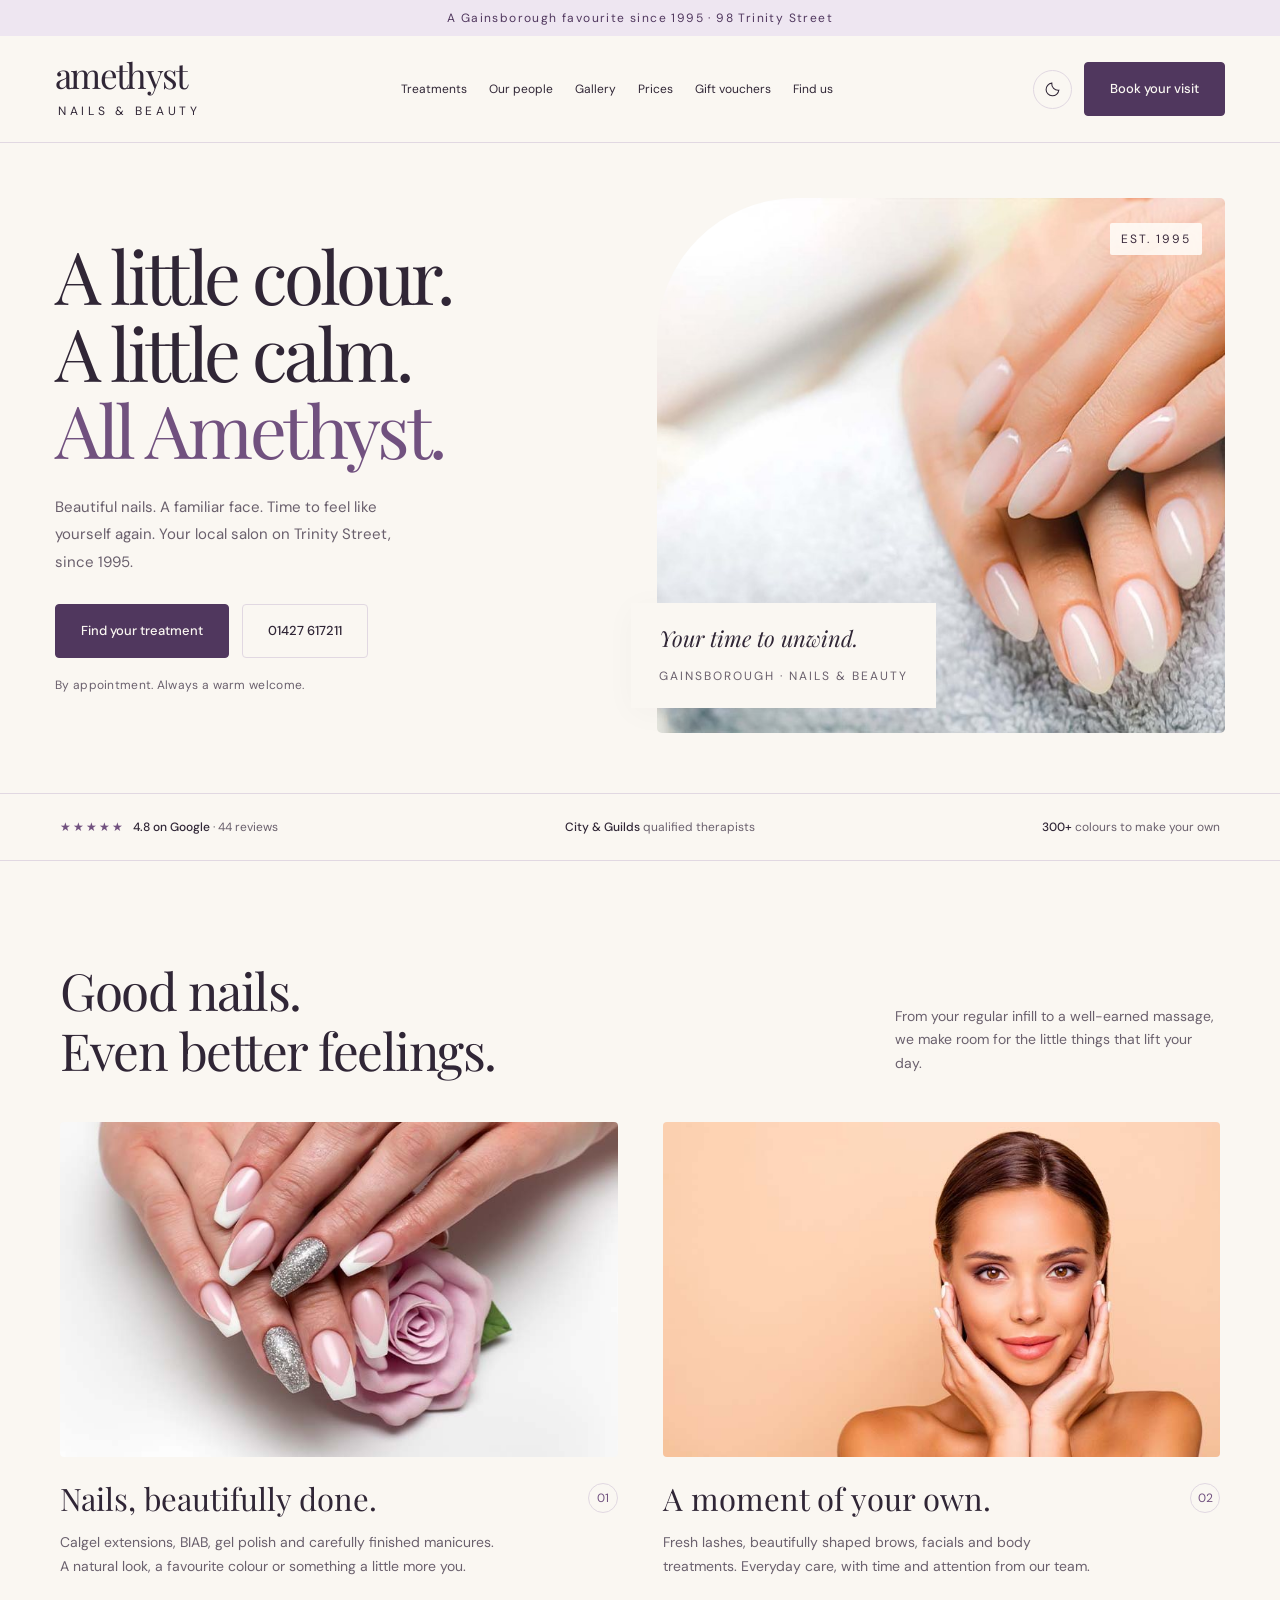
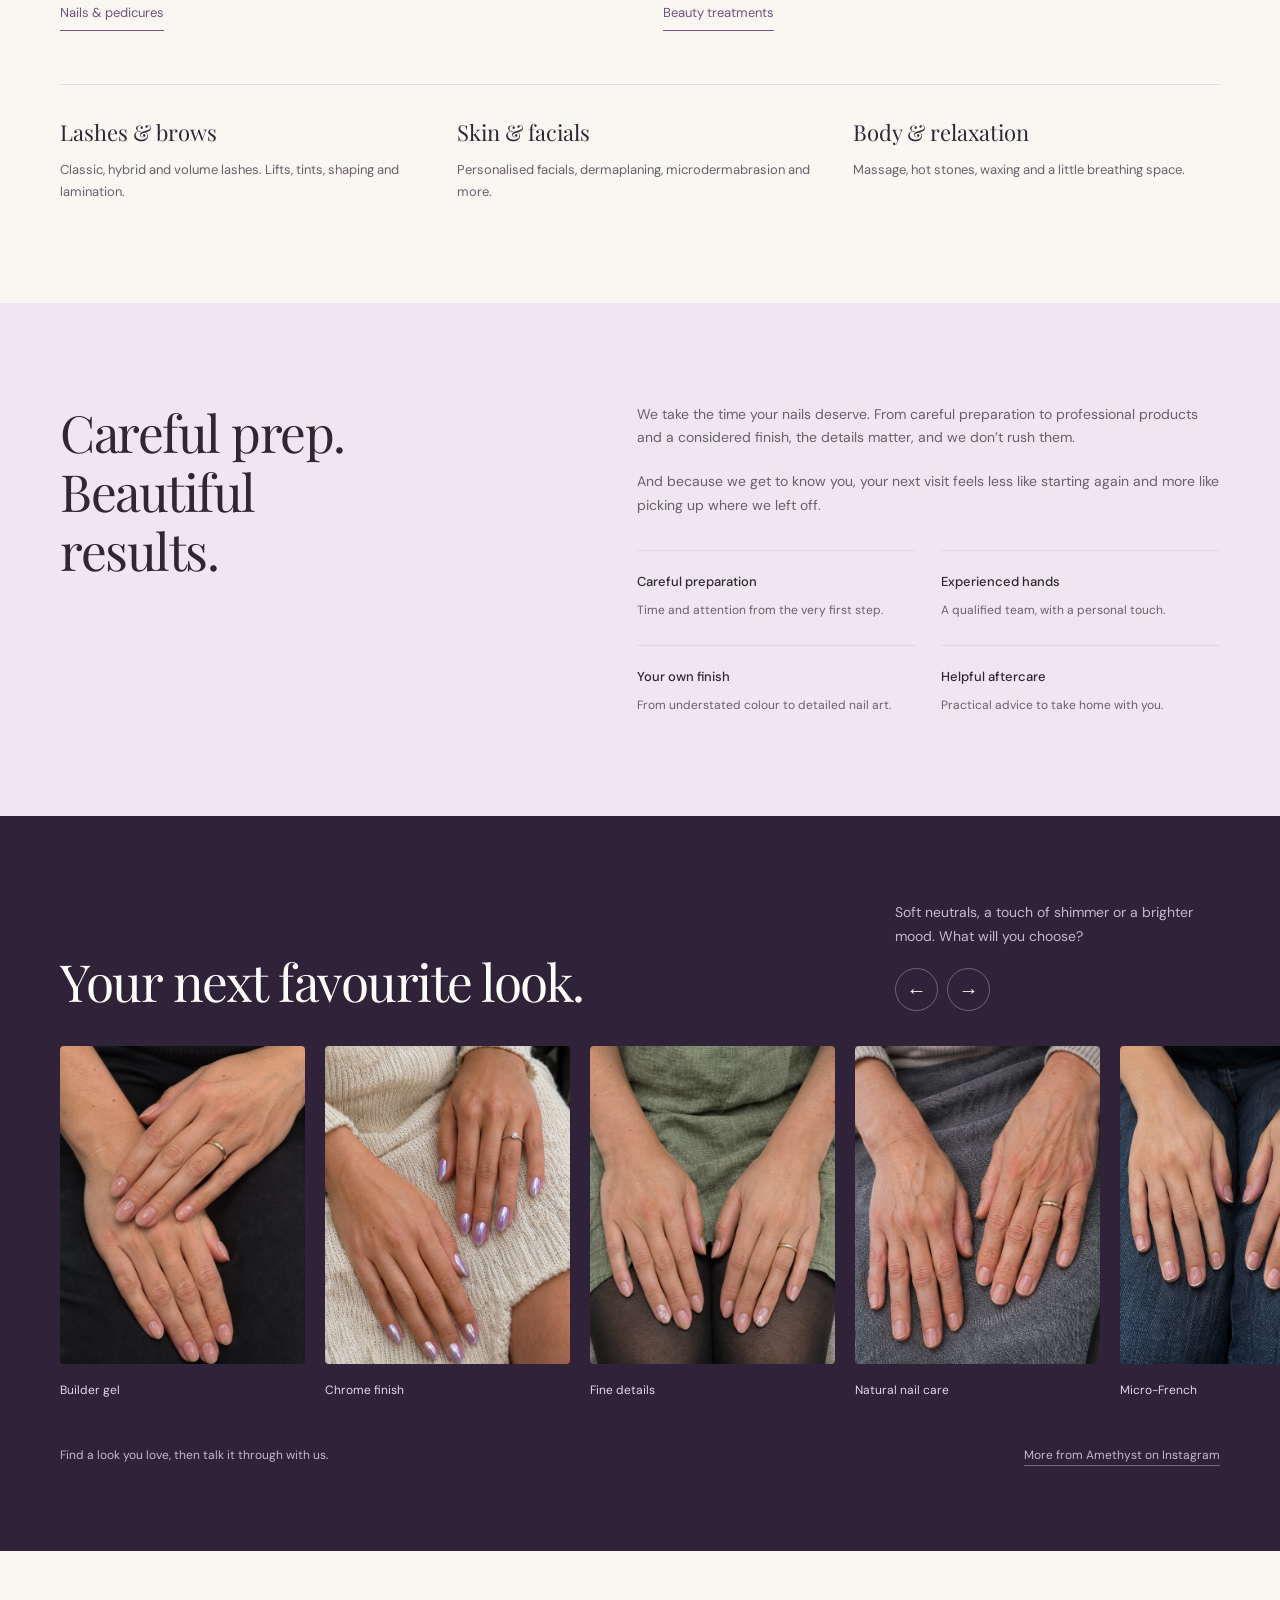
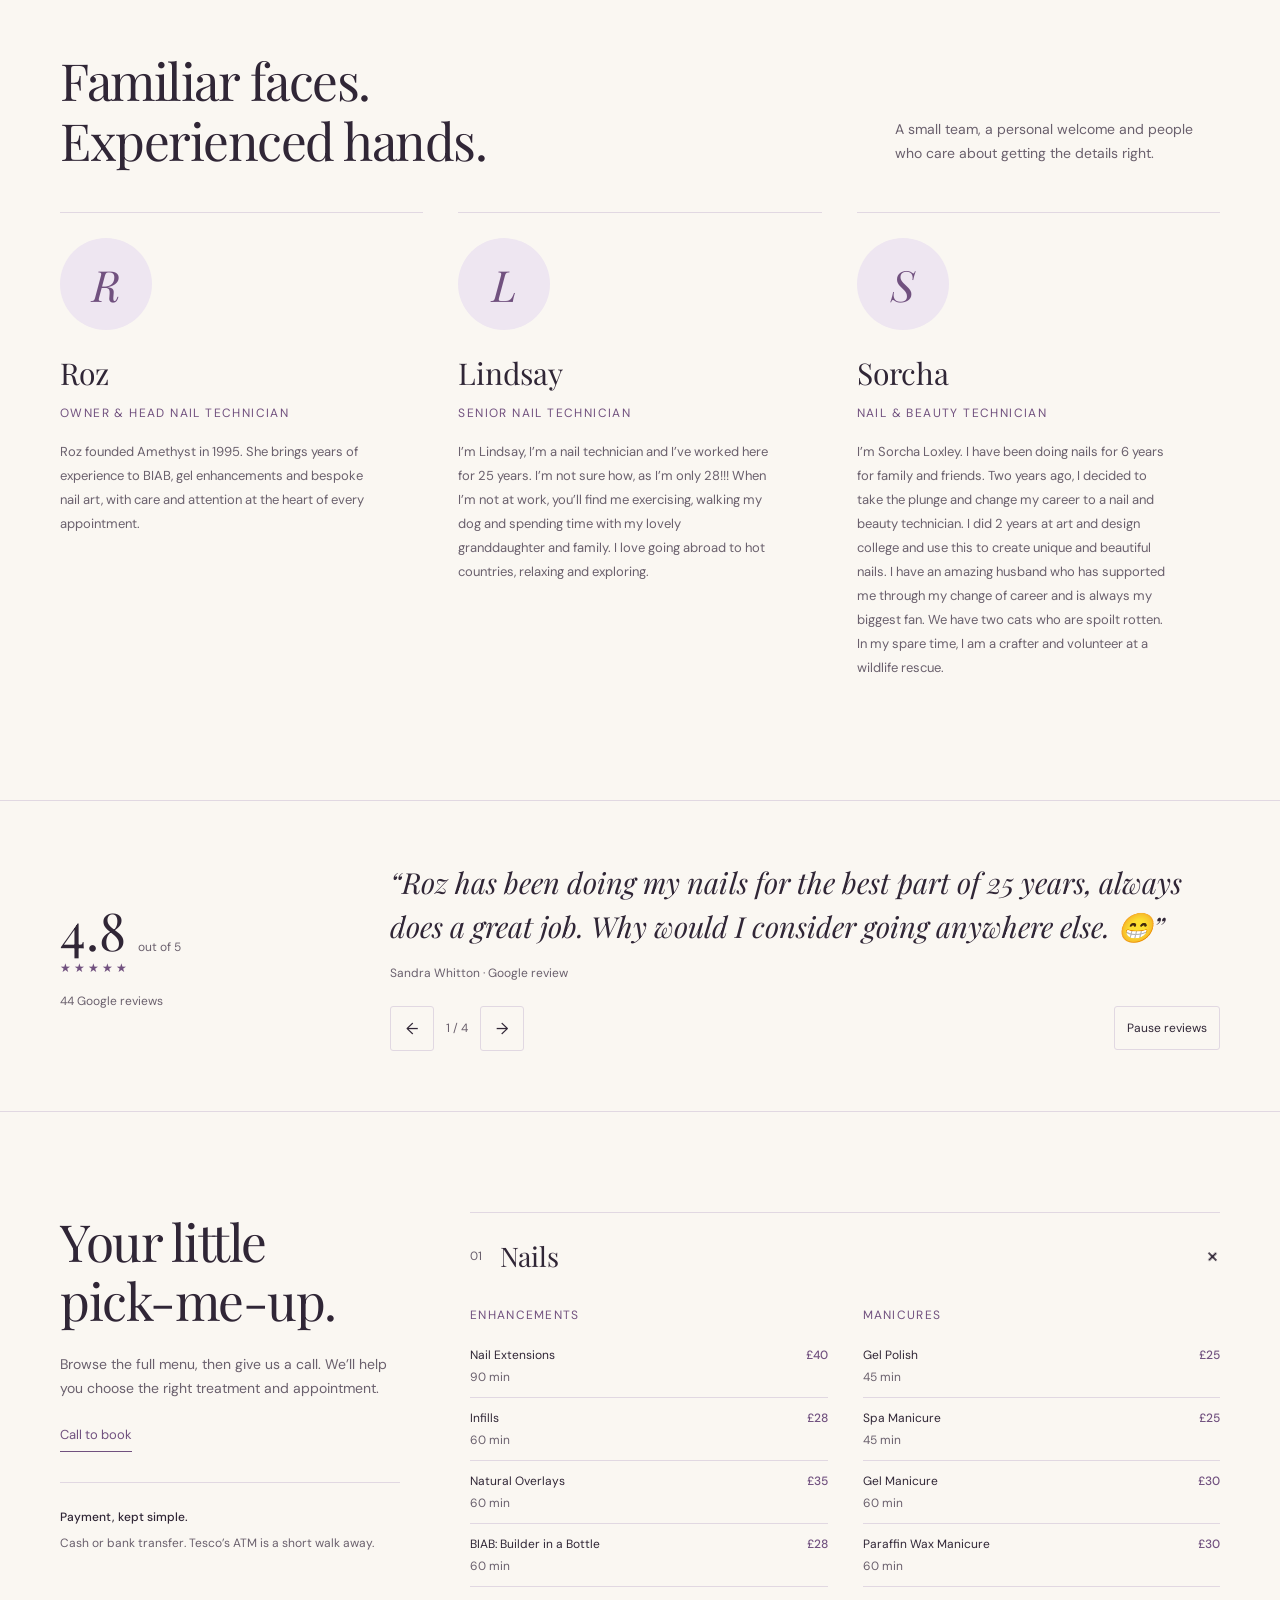
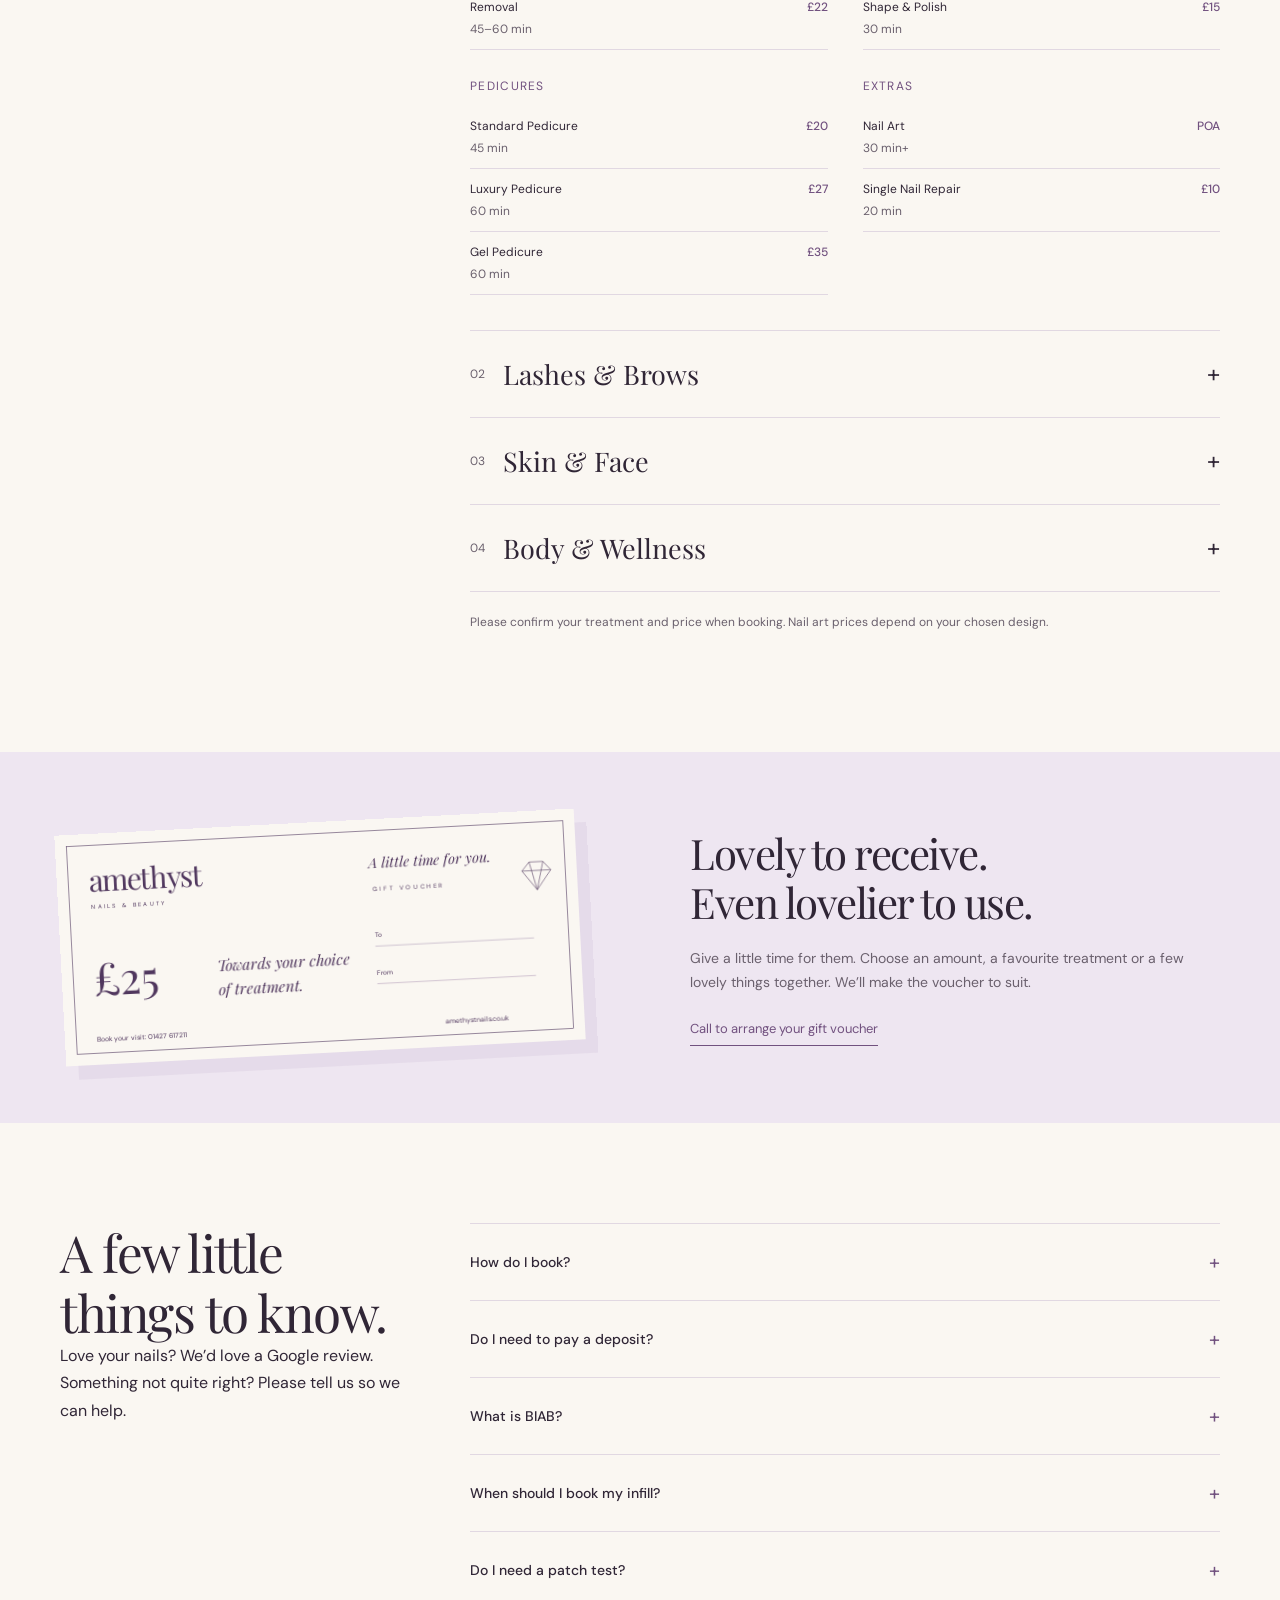
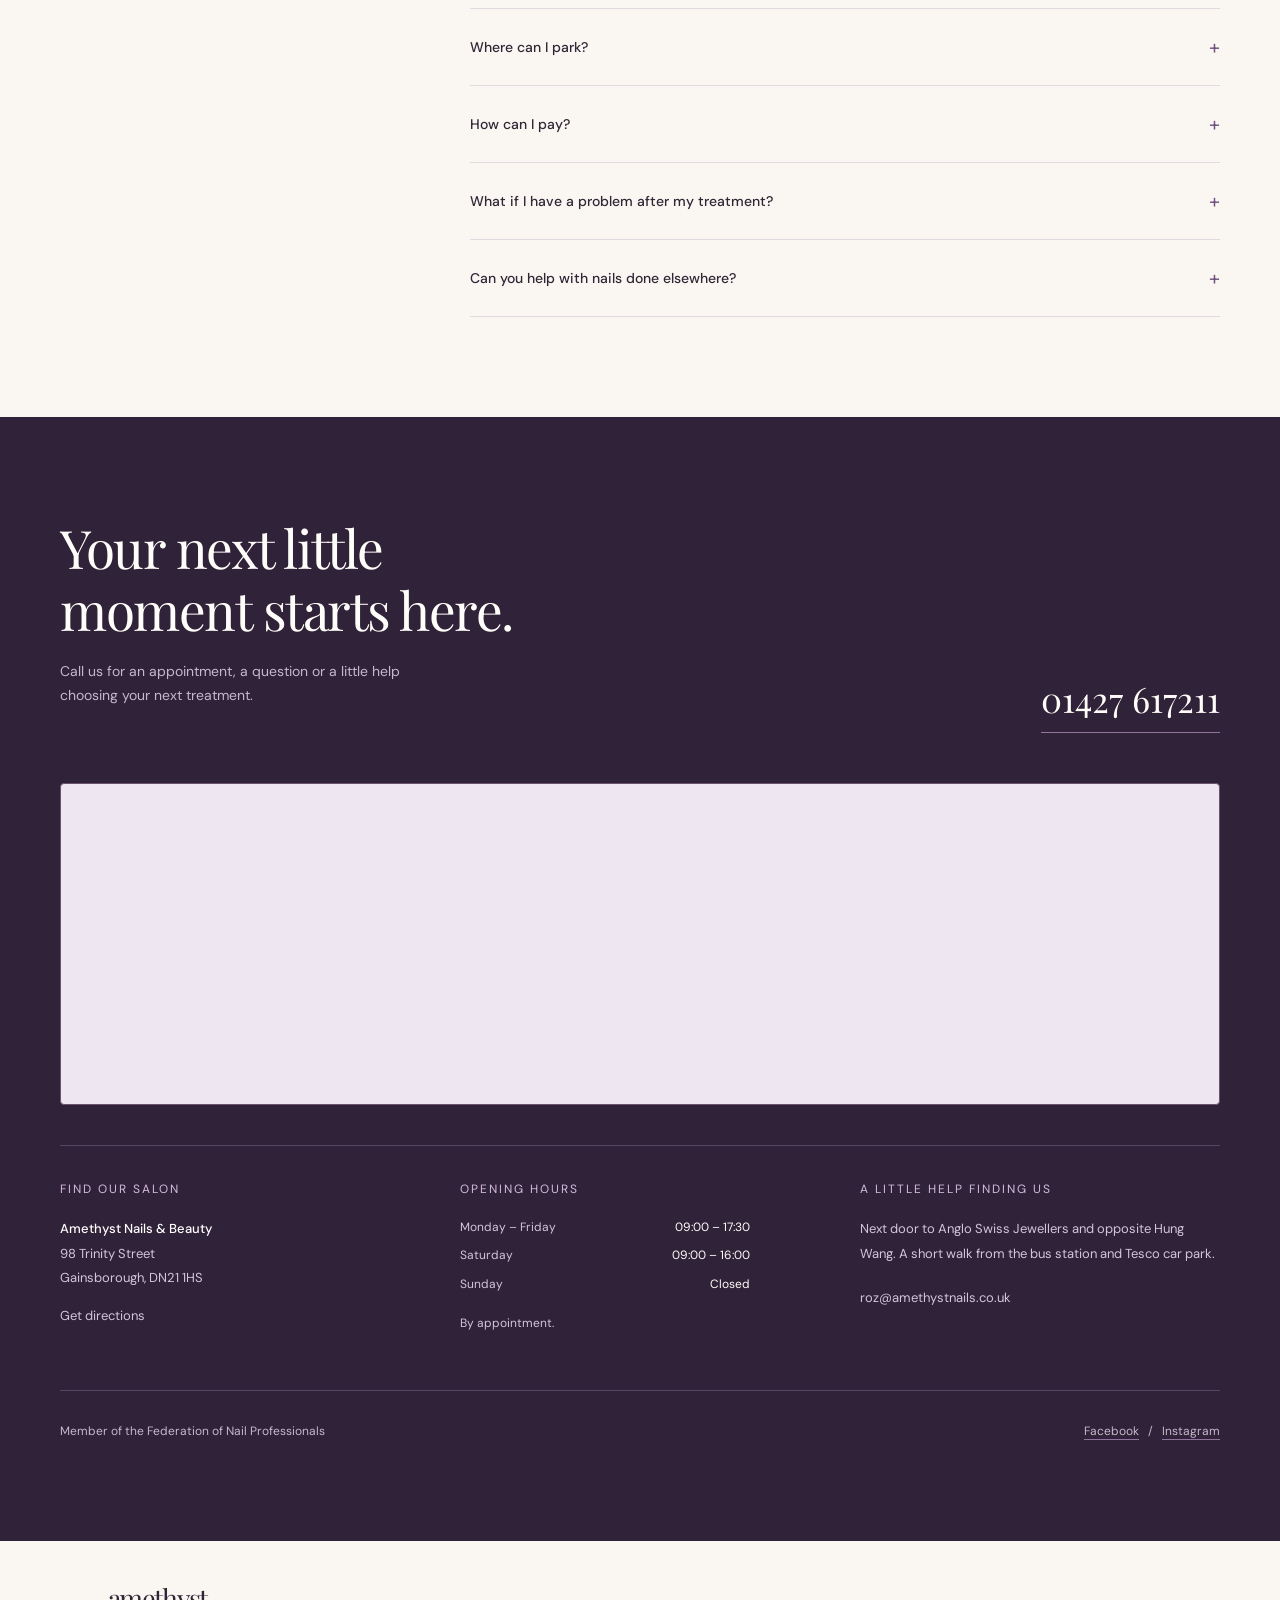
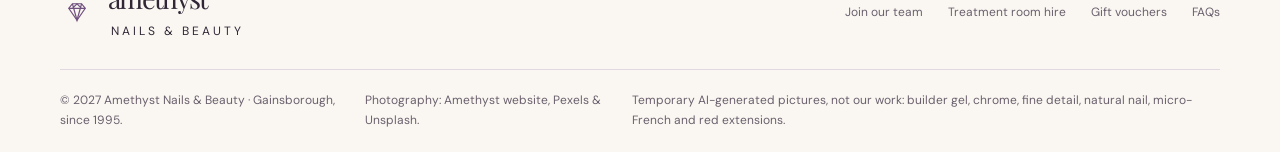
<file: index.html>
<!doctype html><html lang="en-GB"><head><meta charset="utf-8"><meta name="viewport" content="width=device-width,initial-scale=1"><title>Amethyst Nails & Beauty | Gainsborough, since 1995</title><meta name="description" content="A little colour. A little calm. Calgel, BIAB, gel nails, lashes, brows and beauty treatments at Amethyst, Gainsborough. Call 01427 617211."><meta name="theme-color" content="#faf7f2"><meta property="og:title" content="Amethyst Nails & Beauty: A little colour. A little calm."><meta property="og:description" content="Nails, beauty and time for you. Gainsborough, since 1995."><meta property="og:type" content="website"><meta property="og:url" content="https://amethyst-nails-beauty.tautfeast8.chatgpt.site/"><meta property="og:image" content="https://amethyst-nails-beauty.tautfeast8.chatgpt.site/assets/slide-1.jpg"><link rel="canonical" href="https://amethyst-nails-beauty.tautfeast8.chatgpt.site/"><link rel="icon" href="assets/favicon.svg" type="image/svg+xml"><link rel="stylesheet" href="polish.css"><link rel="preconnect" href="https://fonts.googleapis.com"><link rel="preconnect" href="https://fonts.gstatic.com" crossorigin><script>try{if(localStorage.getItem('amethyst-theme')==='dark')document.documentElement.classList.add('dark')}catch(e){}</script>
<script type="application/ld+json">{"@context": "https://schema.org", "@type": ["LocalBusiness", "NailSalon"], "name": "Amethyst Nails & Beauty", "url": "https://amethyst-nails-beauty.tautfeast8.chatgpt.site/", "telephone": "+441427617211", "address": {"@type": "PostalAddress", "streetAddress": "98 Trinity Street", "addressLocality": "Gainsborough", "postalCode": "DN21 1HS", "addressCountry": "GB"}, "geo": {"@type": "GeoCoordinates", "latitude": 53.399, "longitude": -0.774}, "openingHoursSpecification": [{"@type": "OpeningHoursSpecification", "dayOfWeek": ["Monday", "Tuesday", "Wednesday", "Thursday", "Friday"], "opens": "09:00", "closes": "17:30"}, {"@type": "OpeningHoursSpecification", "dayOfWeek": ["Saturday"], "opens": "09:00", "closes": "16:00"}], "priceRange": "££", "description": "Nails, lashes, brows and beauty treatments in Gainsborough, since 1995.", "foundingDate": "1995", "image": "https://amethyst-nails-beauty.tautfeast8.chatgpt.site/assets/slide-1.jpg"}</script></head><body><a class="skip" href="#main">Skip to content</a><div class="topline">A Gainsborough favourite since 1995 · 98 Trinity Street</div><header class="site-header"><div class="nav-inner"><a class="wordmark" href="#" aria-label="Amethyst Nails and Beauty home">amethyst<small>Nails & Beauty</small></a><nav class="desktop-nav" aria-label="Main navigation"><a href="#services">Treatments</a><a href="#team">Our people</a><a href="#gallery">Gallery</a><a href="#prices">Prices</a><a href="#vouchers">Gift vouchers</a><a href="#contact">Find us</a></nav><div class="nav-actions"><button type="button" class="theme-button" aria-label="Switch to dark mode" aria-pressed="false"><svg class="moon" viewBox="0 0 24 24" fill="none" stroke="currentColor" stroke-width="1.5" aria-hidden="true"><path d="M20.9 13A9 9 0 0 1 11 3a9 9 0 1 0 9.9 10Z"/></svg><svg class="sun" viewBox="0 0 24 24" fill="none" stroke="currentColor" stroke-width="1.5" aria-hidden="true"><circle cx="12" cy="12" r="4"/><path d="M12 2v2M12 20v2M2 12h2M20 12h2M4.9 4.9l1.4 1.4M17.7 17.7l1.4 1.4M4.9 19.1l1.4-1.4M17.7 6.3l1.4-1.4"/></svg></button><a class="btn" href="tel:01427617211">Book your visit</a><button type="button" class="menu-button" aria-controls="mobile-nav" aria-expanded="false">Menu <span aria-hidden="true">＋</span></button></div></div><nav class="mobile-nav" id="mobile-nav" aria-label="Mobile navigation"><a href="#services">Treatments</a><a href="#team">Our people</a><a href="#gallery">Gallery</a><a href="#prices">Treatment prices</a><a href="#vouchers">Gift vouchers</a><a href="#contact">Find us</a><a class="btn" href="tel:01427617211">Call 01427 617211</a></nav></header>
<main id="main"><section class="hero" aria-labelledby="hero-title"><div class="hero-copy"><h1 id="hero-title">A little colour.<br>A little calm.<br><em>All Amethyst.</em></h1><p>Beautiful nails. A familiar face. Time to feel like yourself again. Your local salon on Trinity Street, since 1995.</p><div class="hero-actions"><a class="btn" href="#prices">Find your treatment</a><a class="btn outline" href="tel:01427617211">01427 617211</a></div><div class="hero-note">By appointment. Always a warm welcome.</div></div><div class="hero-visual"><img src="assets/slide-1.jpg" alt="Soft pink nails resting on a white towel" width="760" height="640" fetchpriority="high"><span class="hero-index">EST. 1995</span><div class="image-caption"><span>Your time to unwind.</span><small>Gainsborough <i class="sep">· </i>Nails & Beauty</small></div></div></section>
<div class="trust-strip"><div class="wrap trust-inner"><span><span class="stars" aria-hidden="true">★★★★★</span><b>4.8 on Google</b> · 44 reviews</span><span><b>City & Guilds</b> qualified therapists</span><span><b>300+</b> colours to make your own</span></div></div>
<section class="wrap section" id="services"><div class="section-top"><div><h2>Good nails.<br>Even better feelings.</h2></div><p>From your regular infill to a well-earned massage, we make room for the little things that lift your day.</p></div><div class="services"><article class="service-feature"><img src="assets/img-feature-1.jpg" alt="French manicure with silver glitter accents" width="770" height="514" loading="lazy"><div class="service-label"><h3>Nails, beautifully done.</h3><span aria-hidden="true">01</span></div><p>Calgel extensions, BIAB, gel polish and carefully finished manicures. A natural look, a favourite colour or something a little more you.</p><a href="#prices" class="text-link" data-open-price="Nails">Nails & pedicures</a></article><article class="service-feature"><img src="assets/img-feature-2.jpg" alt="Relaxing beauty treatment" width="770" height="514" loading="lazy"><div class="service-label"><h3>A moment of your own.</h3><span aria-hidden="true">02</span></div><p>Fresh lashes, beautifully shaped brows, facials and body treatments. Everyday care, with time and attention from our team.</p><a href="#prices" class="text-link" data-open-price="Lashes & Brows">Beauty treatments</a></article></div><div class="service-mini"><div><h4>Lashes & brows</h4><p>Classic, hybrid and volume lashes. Lifts, tints, shaping and lamination.</p></div><div><h4>Skin & facials</h4><p>Personalised facials, dermaplaning, microdermabrasion and more.</p></div><div><h4>Body & relaxation</h4><p>Massage, hot stones, waxing and a little breathing space.</p></div></div></section>
<section class="experience" id="why-us"><div class="wrap section experience-grid"><div><h2>Careful prep.<br><em>Beautiful results.</em></h2></div><div><p>We take the time your nails deserve. From careful preparation to professional products and a considered finish, the details matter, and we don’t rush them.</p><p>And because we get to know you, your next visit feels less like starting again and more like picking up where we left off.</p><div class="principles"><div><b>Careful preparation</b><span>Time and attention from the very first step.</span></div><div><b>Experienced hands</b><span>A qualified team, with a personal touch.</span></div><div><b>Your own finish</b><span>From understated colour to detailed nail art.</span></div><div><b>Helpful aftercare</b><span>Practical advice to take home with you.</span></div></div></div></div></section>
<section class="gallery-section" id="gallery"><div class="wrap section-top"><div><h2>Your next favourite look.</h2></div><div><p>Soft neutrals, a touch of shimmer or a brighter mood. What will you choose?</p><div class="gallery-controls"><button class="gallery-button" type="button" data-scroll="-1" aria-label="Previous gallery images"><span class="arrow" aria-hidden="true">←</span></button><button class="gallery-button" type="button" data-scroll="1" aria-label="Next gallery images"><span class="arrow" aria-hidden="true">→</span></button></div></div></div><div class="gallery-track" id="gallery-track" tabindex="0" role="region" aria-label="Nail and beauty inspiration gallery"><figure class="gallery-card"><img class="gallery-image" src="assets/look-gel.jpg" alt="Builder gel inspiration" loading="lazy" width="400" height="530"><figcaption>Builder gel</figcaption></figure><figure class="gallery-card"><img class="gallery-image" src="assets/look-chrome.jpg" alt="Chrome finish inspiration" loading="lazy" width="400" height="530"><figcaption>Chrome finish</figcaption></figure><figure class="gallery-card"><img class="gallery-image" src="assets/look-fine.jpg" alt="Fine details inspiration" loading="lazy" width="400" height="530"><figcaption>Fine details</figcaption></figure><figure class="gallery-card"><img class="gallery-image" src="assets/look-natural.jpg" alt="Natural nail care inspiration" loading="lazy" width="400" height="530"><figcaption>Natural nail care</figcaption></figure><figure class="gallery-card"><img class="gallery-image" src="assets/look-french.jpg" alt="Micro-French inspiration" loading="lazy" width="400" height="530"><figcaption>Micro-French</figcaption></figure><figure class="gallery-card"><img class="gallery-image" src="Glossy%20Red%20Nails%20and%20Silver%20Jewellery.png" alt="Long nail extensions, photo coming soon" loading="lazy" width="400" height="530"><figcaption>Classic red almond extensions</figcaption></figure><figure class="gallery-card"><img class="gallery-image" src="assets/look-6.jpg" alt="Lash extension inspiration" loading="lazy" width="400" height="530"><figcaption>Lash inspiration</figcaption></figure></div><div class="wrap gallery-foot"><span>Find a look you love, then talk it through with us.</span><a href="https://www.instagram.com/amethystnails_beauty/" target="_blank" rel="noopener">More from Amethyst on Instagram</a></div></section>
<section class="wrap section" id="team"><div class="section-top"><div><h2>Familiar faces.<br>Experienced hands.</h2></div><p>A small team, a personal welcome and people who care about getting the details right.</p></div><div class="team-grid"><article class="team-card"><div class="monogram" aria-hidden="true">R</div><h3>Roz</h3><span class="team-role">Owner & head nail technician</span><p>Roz founded Amethyst in 1995. She brings years of experience to BIAB, gel enhancements and bespoke nail art, with care and attention at the heart of every appointment.</p></article><article class="team-card"><div class="monogram" aria-hidden="true">L</div><h3>Lindsay</h3><span class="team-role">Senior nail technician</span><p>I’m Lindsay, I’m a nail technician and I’ve worked here for 25 years. I’m not sure how, as I’m only 28!!! When I’m not at work, you’ll find me exercising, walking my dog and spending time with my lovely granddaughter and family. I love going abroad to hot countries, relaxing and exploring.</p></article><article class="team-card"><div class="monogram" aria-hidden="true">S</div><h3>Sorcha</h3><span class="team-role">Nail &amp; beauty technician</span><p>I’m Sorcha Loxley. I have been doing nails for 6 years for family and friends. Two years ago, I decided to take the plunge and change my career to a nail and beauty technician. I did 2 years at art and design college and use this to create unique and beautiful nails. I have an amazing husband who has supported me through my change of career and is always my biggest fan. We have two cats who are spoilt rotten. In my spare time, I am a crafter and volunteer at a wildlife rescue.</p></article></div></section>
<section class="review-section" id="client-reviews" aria-label="Client reviews"><div class="wrap review-inner"><div class="review-rating"><div class="rating-number">4.8 <span>out of 5</span></div><div class="stars" aria-label="Rated 4.8 out of 5">★★★★★</div><p>44 Google reviews</p></div><div class="review-carousel" role="region" aria-roledescription="carousel" aria-label="Google client reviews"><div class="review-slides"><blockquote class="review-quote review-slide" role="group" aria-roledescription="slide" aria-label="1 of 4"><p>“Roz has been doing my nails for the best part of 25 years, always does a great job. Why would I consider going anywhere else. 😁”</p><footer>Sandra Whitton · Google review</footer></blockquote><blockquote class="review-quote review-slide" aria-hidden="true" inert role="group" aria-roledescription="slide" aria-label="2 of 4"><p>“Very friendly staff, great service and very happy with my nails.”</p><footer>Lauren Jade Cooper · Google review</footer></blockquote><blockquote class="review-quote review-slide" aria-hidden="true" inert role="group" aria-roledescription="slide" aria-label="3 of 4"><p>“Wonderful place to have your nails done and staff are lovely. Highly recommended.”</p><footer>Mel Tredwell · Google review</footer></blockquote><blockquote class="review-quote review-slide" aria-hidden="true" inert role="group" aria-roledescription="slide" aria-label="4 of 4"><p>“A lovely relaxing manicure, my hands feel amazing and I love the honey smell from the scrub. Thank you”</p><footer>Beth Evans · Google review</footer></blockquote></div><div class="review-controls" hidden><button type="button" data-review-step="-1" aria-label="Previous review">←</button><span class="review-position" aria-live="polite">1 / 4</span><button type="button" data-review-step="1" aria-label="Next review">→</button><button type="button" class="review-pause" aria-pressed="false">Pause reviews</button></div></div></div></section>
<style>
#client-reviews .review-slides{display:grid}
#client-reviews .review-slide{grid-area:1/1}
#client-reviews .review-slide[aria-hidden="true"]{visibility:hidden}
#client-reviews .review-controls:not([hidden]){display:flex;align-items:center;gap:12px;margin-top:22px}
#client-reviews .review-controls button{background:transparent;color:var(--ink,inherit);border:1px solid var(--line);border-radius:3px;min-width:44px;min-height:44px;padding:8px 12px;font:inherit;cursor:pointer}
#client-reviews .review-controls button:focus-visible{outline:2px solid var(--accent);outline-offset:3px}
#client-reviews .review-position{font:12px var(--sans);color:var(--muted)}
#client-reviews .review-pause{margin-left:auto;font-size:12px!important}
</style>
<script>
(()=>{
const root=document.querySelector('#client-reviews .review-carousel');
if(!root)return;
const slides=[...root.querySelectorAll('.review-slide')];
const controls=root.querySelector('.review-controls');
const position=root.querySelector('.review-position');
const pause=root.querySelector('.review-pause');
let index=0,timer,hovered=false,focused=false,touching=false;
let paused=false;
function syncPause(){pause.textContent=paused?'Resume reviews':'Pause reviews';pause.setAttribute('aria-pressed',String(paused));}
function schedule(){clearTimeout(timer);if(!paused&&!hovered&&!focused&&!touching&&!document.hidden)timer=setTimeout(()=>show(index+1,false),8000);}
function show(next,manual){index=(next+slides.length)%slides.length;slides.forEach((slide,i)=>{const hidden=i!==index;slide.setAttribute('aria-hidden',String(hidden));slide.inert=hidden;});position.setAttribute('aria-live',manual?'polite':'off');position.textContent=(index+1)+' / '+slides.length;schedule();}
controls.hidden=false;
root.querySelectorAll('[data-review-step]').forEach(button=>button.addEventListener('click',()=>show(index+Number(button.dataset.reviewStep),true)));
pause.addEventListener('click',()=>{paused=!paused;if(!paused){focused=false;hovered=false;touching=false;}syncPause();schedule();});
root.addEventListener('pointerenter',event=>{if(event.pointerType==='mouse'){hovered=true;schedule();}});
root.addEventListener('pointerleave',()=>{hovered=false;schedule();});
root.addEventListener('pointerdown',event=>{if(event.pointerType==='touch'){touching=true;schedule();}});
function releaseTouch(event){if(event.pointerType==='touch'){touching=false;schedule();}}
document.addEventListener('pointerup',releaseTouch);
document.addEventListener('pointercancel',releaseTouch);
root.addEventListener('focusin',()=>{focused=true;schedule();});
root.addEventListener('focusout',event=>{if(!root.contains(event.relatedTarget)){focused=false;schedule();}});
document.addEventListener('visibilitychange',schedule);
syncPause();schedule();
})();
</script>
<section class="wrap section prices-layout" id="prices"><div class="price-intro"><h2>Your little<br><em>pick-me-up.</em></h2><p>Browse the full menu, then give us a call. We’ll help you choose the right treatment and appointment.</p><a href="tel:01427617211" class="text-link">Call to book</a><div class="payment"><b>Payment, kept simple.</b>Cash or bank transfer. Tesco’s ATM is a short walk away.</div></div><div class="price-menu"><details class="price-category" open><summary><span class="category-number">01</span>Nails<span class="plus" aria-hidden="true">+</span></summary><div class="price-body"><div class="price-group"><h4>Enhancements</h4><ul><li><div>Nail Extensions<small>90 min</small></div><strong>£40</strong></li><li><div>Infills<small>60 min</small></div><strong>£28</strong></li><li><div>Natural Overlays<small>60 min</small></div><strong>£35</strong></li><li><div>BIAB: Builder in a Bottle<small>60 min</small></div><strong>£28</strong></li><li><div>Removal<small>45–60 min</small></div><strong>£22</strong></li></ul></div><div class="price-group"><h4>Manicures</h4><ul><li><div>Gel Polish<small>45 min</small></div><strong>£25</strong></li><li><div>Spa Manicure<small>45 min</small></div><strong>£25</strong></li><li><div>Gel Manicure<small>60 min</small></div><strong>£30</strong></li><li><div>Paraffin Wax Manicure<small>60 min</small></div><strong>£30</strong></li><li><div>Shape &amp; Polish<small>30 min</small></div><strong>£15</strong></li></ul></div><div class="price-group"><h4>Pedicures</h4><ul><li><div>Standard Pedicure<small>45 min</small></div><strong>£20</strong></li><li><div>Luxury Pedicure<small>60 min</small></div><strong>£27</strong></li><li><div>Gel Pedicure<small>60 min</small></div><strong>£35</strong></li></ul></div><div class="price-group"><h4>Extras</h4><ul><li><div>Nail Art<small>30 min+</small></div><strong>POA</strong></li><li><div>Single Nail Repair<small>20 min</small></div><strong>£10</strong></li></ul></div></div></details><details class="price-category" ><summary><span class="category-number">02</span>Lashes &amp; Brows<span class="plus" aria-hidden="true">+</span></summary><div class="price-body"><div class="price-group"><h4>Lash Extensions</h4><ul><li><div>Classic Lashes<small>90 min</small></div><strong>£35</strong></li><li><div>Hybrid Lashes<small>2 hr</small></div><strong>£45</strong></li><li><div>Russian Volume Lashes<small>up to 3 hr</small></div><strong>£55</strong></li><li><div>2-Week Infill<small></small></div><strong>£23</strong></li><li><div>3-Week Infill<small></small></div><strong>£26</strong></li><li><div>Eyelash Lift<small>45 min</small></div><strong>£27</strong></li></ul></div><div class="price-group"><h4>Brows &amp; Tinting</h4><ul><li><div>Brow Lamination<small>30 min</small></div><strong>£25</strong></li><li><div>Henna Brows<small>60 min</small></div><strong>£34</strong></li><li><div>Eyebrow Shape<small>15 min</small></div><strong>£11</strong></li><li><div>Eyebrow Tint<small>15 min</small></div><strong>£11</strong></li><li><div>Eyelash Tint<small>30 min</small></div><strong>£13</strong></li><li><div>Lash &amp; Brow Tint<small>30 min</small></div><strong>£20</strong></li></ul></div></div></details><details class="price-category" ><summary><span class="category-number">03</span>Skin &amp; Face<span class="plus" aria-hidden="true">+</span></summary><div class="price-body"><div class="price-group"><h4>Advanced Skin Treatments</h4><ul><li><div>Hydradermabrasion<small>1 hr</small></div><strong>£50</strong></li><li><div>Micro Needling<small>1 hr</small></div><strong>£60</strong></li><li><div>Microdermabrasion<small>45 min</small></div><strong>£32</strong></li><li><div>Dermaplaning<small>45 min</small></div><strong>£35</strong></li></ul></div><div class="price-group"><h4>Facials: express from £23, full treatment from £35</h4><ul><li><div>Pick Me Up Express<small>30 min</small></div><strong>£23</strong></li><li><div>Squeaky Clean Deep Cleansing<small></small></div><strong>£23 / £35</strong></li><li><div>Plump Me Up Hydrating<small></small></div><strong>£23 / £35</strong></li><li><div>Make Me Glow Anti-Ageing<small></small></div><strong>£23 / £35</strong></li><li><div>Aromatherapy Facial<small>75 min</small></div><strong>£45</strong></li></ul></div></div></details><details class="price-category" ><summary><span class="category-number">04</span>Body &amp; Wellness<span class="plus" aria-hidden="true">+</span></summary><div class="price-body"><div class="price-group"><h4>Massage</h4><ul><li><div>Back Massage<small>30 min</small></div><strong>£23</strong></li><li><div>Aroma Back<small>45 min</small></div><strong>£28</strong></li><li><div>Hot Stones Back<small>30 min</small></div><strong>£26</strong></li><li><div>Full Body Massage<small>60 min</small></div><strong>£38</strong></li><li><div>Hot Stones Full Body<small>60 min</small></div><strong>£40</strong></li><li><div>Aroma Full Body<small>90 min</small></div><strong>£48</strong></li></ul></div><div class="price-group"><h4>Waxing</h4><ul><li><div>Full Leg<small>45 min</small></div><strong>£25</strong></li><li><div>Half Leg<small>30 min</small></div><strong>£18</strong></li><li><div>Full Leg &amp; Bikini<small>60 min</small></div><strong>£33</strong></li><li><div>Half Leg &amp; Bikini<small>45 min</small></div><strong>£28</strong></li><li><div>Standard Bikini<small>15 min</small></div><strong>£15</strong></li><li><div>Underarm<small>15 min</small></div><strong>£13</strong></li><li><div>Upper Lip &amp; Chin<small>15 min</small></div><strong>£12</strong></li><li><div>Back &amp; Shoulder<small>30 min</small></div><strong>£28</strong></li></ul></div><div class="price-group"><h4>Holistic &amp; Other</h4><ul><li><div>Indian Head Massage<small>30 min</small></div><strong>£22</strong></li><li><div>Hopi Ear Candles<small>45 min</small></div><strong>£32</strong></li><li><div>Spray Tan<small>15 min</small></div><strong>£20</strong></li><li><div>Ear Piercing (both ears)<small>20 min</small></div><strong>£40</strong></li></ul></div></div></details><p class="price-foot">Please confirm your treatment and price when booking. Nail art prices depend on your chosen design.</p></div></section>
<section class="gift-section" id="vouchers"><div class="wrap gift-grid"><div class="gift-card voucher-cheque" role="img" aria-label="Amethyst £25 gift voucher, with purple lettering and a fine border on light card"><svg viewBox="0 0 1800 800" xmlns="http://www.w3.org/2000/svg" aria-hidden="true" focusable="false"><rect width="1800" height="800" fill="#faf7f2"/><g fill="#50375e"><rect x="40" y="40" width="1720" height="720" fill="none" stroke="#50375e" stroke-width="2"/><text x="110" y="200" class="voucher-serif" font-size="103" letter-spacing="-5">amethyst</text><text x="115" y="260" class="voucher-sans" font-size="20" letter-spacing="8">NAILS &amp; BEAUTY</text><text x="1080" y="170" class="voucher-serif" font-size="49" font-style="italic">A little time for you.</text><text x="1090" y="250" class="voucher-sans" font-size="21" letter-spacing="9">GIFT VOUCHER</text><path d="m1610 207 26-30h48l26 30-50 67-50-67Z M1610 207h100 M1636 177l24 97 24-97" fill="none" stroke="#50375e" stroke-width="2"/><text x="110" y="560" class="voucher-serif" font-size="152">£25</text><text x="540" y="500" class="voucher-serif" font-size="53" font-style="italic">Towards your choice</text><text x="540" y="580" class="voucher-serif" font-size="53" font-style="italic">of treatment.</text><g class="voucher-sans" font-size="23"><text x="1090" y="410">To</text><text x="1090" y="540">From</text></g><path d="M1090 440h550 M1090 570h550" fill="none" stroke="#b09eb8" stroke-width="2"/><text x="110" y="720" class="voucher-sans" font-size="24">Book your visit: 01427 617211</text><text x="1320" y="720" class="voucher-sans" font-size="24">amethystnails.co.uk</text></g></svg></div><div class="gift-copy"><h2>Lovely to receive.<br>Even lovelier to use.</h2><p>Give a little time for them. Choose an amount, a favourite treatment or a few lovely things together. We’ll make the voucher to suit.</p><a href="tel:01427617211" class="text-link">Call to arrange your gift voucher</a></div></div></section>
<section class="wrap section faq-grid" id="faq"><div><h2>A few little<br>things to know.</h2><p>Love your nails? We’d love a Google review. Something not quite right? Please tell us so we can help.</p></div><div class="faq-list"><details><summary>How do I book?</summary><p>Call 01427 617211. We book by phone so we can help you choose the right treatment, technician and appointment.</p></details><details><summary>Do I need to pay a deposit?</summary><p>New clients are asked for a 50% non-refundable deposit to secure their appointment. If you can’t make it, please give us as much notice as possible. It gives us a chance to offer your time to someone else.</p></details><details><summary>What is BIAB?</summary><p>Builder in a Bottle is a builder gel used to add structure and strength to natural nails. Ask us whether it suits your nails and the finish you want.</p></details><details><summary>When should I book my infill?</summary><p>We recommend discussing your next appointment with your technician. Our usual infill interval is around two to three weeks, depending on your nails and treatment.</p></details><details><summary>Do I need a patch test?</summary><p>Our eye treatments are patch-tested as standard. Please call before your appointment so we can arrange the appropriate test and timing.</p></details><details><summary>Where can I park?</summary><p>Tesco on Trinity Street is a short walk away. Please check the signs for current parking terms and time limits before leaving your car.</p></details><details><summary>How can I pay?</summary><p>We accept cash or bank transfer. There’s an ATM at nearby Tesco if you need it.</p></details><details><summary>What if I have a problem after my treatment?</summary><p>Please contact the salon as soon as possible so we can take a look and do our best to put it right. We want you to leave happy, and stay that way.</p></details><details><summary>Can you help with nails done elsewhere?</summary><p>Of course. Give us a call for an honest assessment and a price for any repairs or removal.</p></details></div></section>
<section class="contact-section" id="contact"><div class="wrap section"><div class="contact-top"><div><h2>Your next little<br><em>moment starts here.</em></h2><p>Call us for an appointment, a question or a little help choosing your next treatment.</p></div><a class="contact-phone" href="tel:01427617211">01427 617211</a></div><div class="salon-map"><iframe title="Map to Amethyst Nails &amp; Beauty, 98 Trinity Street, Gainsborough" src="https://maps.google.com/maps?q=Amethyst+Nails+and+Beauty,+98+Trinity+Street,+Gainsborough,+DN21+1HS&amp;z=17&amp;output=embed" width="1160" height="320" loading="lazy" referrerpolicy="no-referrer-when-downgrade" allowfullscreen></iframe></div><div class="visit-grid"><div><h3>Find our salon</h3><address><strong>Amethyst Nails & Beauty</strong><br>98 Trinity Street<br>Gainsborough, DN21 1HS</address><p style="margin-top:13px"><a href="https://www.google.com/maps/search/?api=1&query=Amethyst+Nails+98+Trinity+Street+Gainsborough+DN21+1HS" target="_blank" rel="noopener">Get directions</a></p></div><div><h3>Opening hours</h3><dl class="hours"><dt>Monday – Friday</dt><dd>09:00 – 17:30</dd><dt>Saturday</dt><dd>09:00 – 16:00</dd><dt>Sunday</dt><dd>Closed</dd></dl><p style="margin-top:18px;font-size:12px">By appointment.</p></div><div><h3>A little help finding us</h3><p>Next door to Anglo Swiss Jewellers and opposite Hung Wang. A short walk from the bus station and Tesco car park.</p><p><a href="mailto:roz@amethystnails.co.uk">roz@amethystnails.co.uk</a></p></div></div><div class="contact-bottom"><span>Member of the Federation of Nail Professionals</span><div><a href="https://www.facebook.com/AmethystNails/" target="_blank" rel="noopener">Facebook</a> &nbsp; / &nbsp; <a href="https://www.instagram.com/amethystnails_beauty/" target="_blank" rel="noopener">Instagram</a></div></div></div></section></main>
<footer class="site-footer"><div class="wrap"><div class="footer-top"><div class="footer-brand"><a class="secret-gem" href="game.html" title="Play Amethyst Glow" aria-label="Play Amethyst Glow"><svg viewBox="0 0 24 24" fill="none" stroke="currentColor" stroke-width="1.3" aria-hidden="true"><path d="m3 8 4-5h10l4 5-9 13L3 8Z"/><path d="M3 8h18M7 3l5 18 5-18M7 8l5-5 5 5"/></svg></a><a class="wordmark" href="#">amethyst<small>Nails & Beauty</small></a></div><nav class="footer-links" aria-label="Footer navigation"><a href="join-the-team.html">Join our team</a><a href="the-small-room.html">Treatment room hire</a><a href="#vouchers">Gift vouchers</a><a href="#faq">FAQs</a></nav></div><div class="footer-bottom"><span>© <span id="copyright-year">2027</span> Amethyst Nails & Beauty · Gainsborough, since 1995.</span><span>Photography: Amethyst website, Pexels & Unsplash.</span><span>Temporary AI-generated pictures, not our work: builder gel, chrome, fine detail, natural nail, micro-French and red extensions.</span></div></div></footer><div class="mobile-call"><span>A little time for you.</span><a class="btn" href="tel:01427617211">Call to book</a></div><script src="site.js"></script></body></html>
</file>
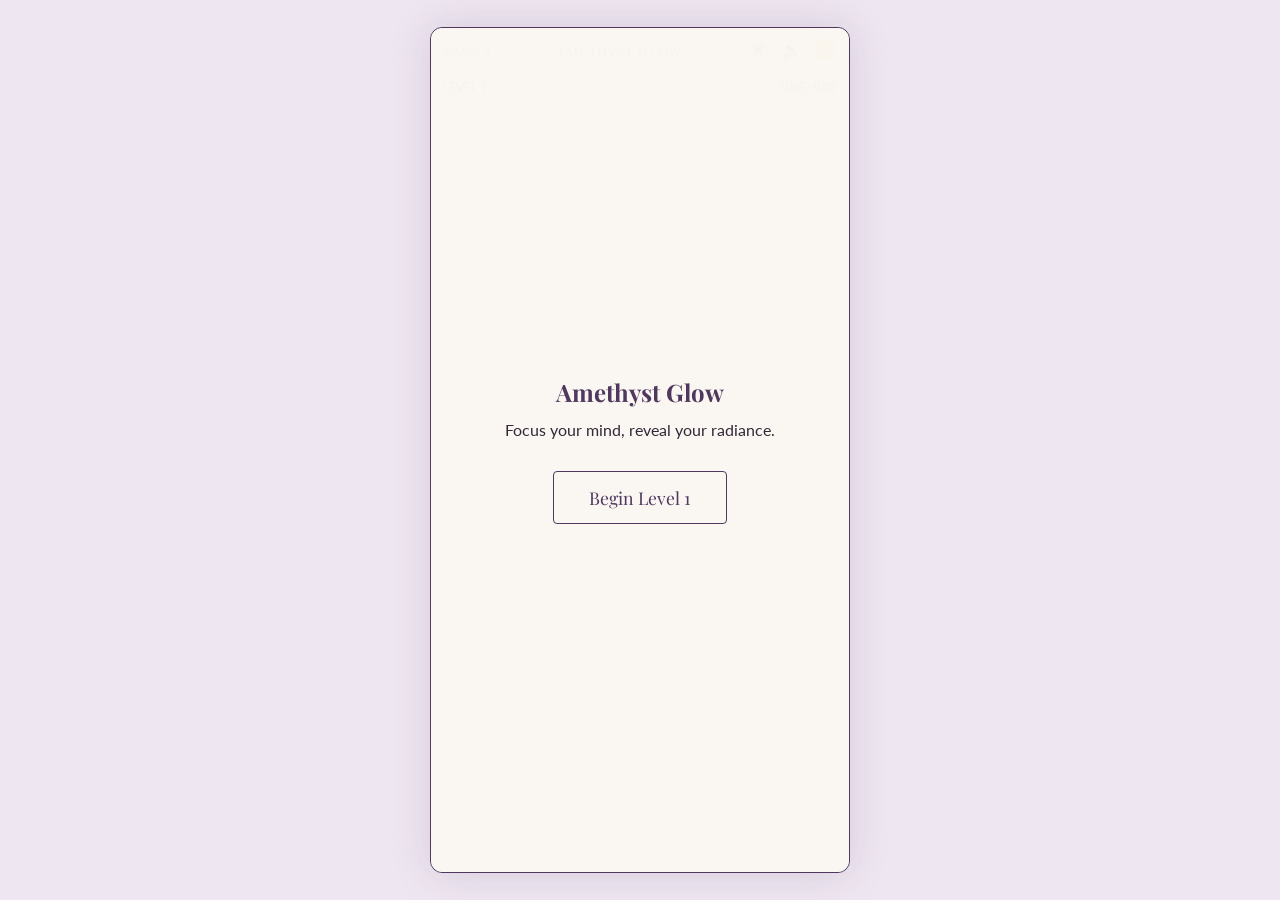
<file: game.html>
<!DOCTYPE html>
<html lang="en">
<head>
    <meta charset="UTF-8">
    <meta name="viewport" content="width=device-width, initial-scale=1.0">
    <title>Amethyst Glow</title>
    <link href="https://fonts.googleapis.com/css2?family=Playfair+Display:wght@600&family=Lato:wght@400;700&display=swap" rel="stylesheet">
    <style>
        :root {
            --amethyst: #dccbe5;
            --dark-bg: #eee6f1;
            --gold: #50375e;
            --text: #332738;
            --danger: #ff4d4d;
        }
        * { box-sizing: border-box; -webkit-tap-highlight-color: transparent; margin: 0; padding: 0; }
        body {
            font-family: 'Lato', sans-serif;
            background-color: var(--dark-bg);
            color: var(--text);
            display: flex;
            align-items: center;
            justify-content: center;
            height: 100dvh;
            width: 100vw;
            overflow: hidden;
        }
        #game-container {
            width: 95vw;
            max-width: 420px;
            height: 94dvh;
            background: #faf7f2;
            padding: 12px;
            border-radius: 12px;
            border: 1px solid var(--gold);
            display: flex;
            flex-direction: column;
            position: relative;
            box-shadow: 0 0 40px rgba(80,55,94,0.15);
        }
        .top-nav {
            display: flex;
            justify-content: space-between;
            align-items: center;
            padding-bottom: 8px;
            border-bottom: 1px solid rgba(80, 55, 94, 0.2);
            flex-shrink: 0;
        }
        .brand { font-family: 'Playfair Display', serif; color: var(--gold); font-size: 0.85rem; text-transform: uppercase; letter-spacing: 1px; }
        .utility-btns { display: flex; gap: 12px; }
        .icon-btn { background: none; border: none; color: var(--gold); cursor: pointer; font-size: 1.1rem; }
        .stats-bar {
            display: flex;
            justify-content: space-between;
            padding: 10px 0;
            font-size: 0.75rem;
            color: var(--gold);
            font-weight: bold;
        }
        #grid-container {
            flex: 1;
            display: flex;
            align-items: center;
            justify-content: center;
            min-height: 0;
            width: 100%;
            perspective: 1200px;
        }
        #grid {
            display: grid;
            gap: 10px;
            width: 100%;
            max-width: 350px;
            margin: auto;
            transition: transform 0.7s cubic-bezier(0.4, 0, 0.2, 1);
            transform-style: preserve-3d;
        }
        .card {
            aspect-ratio: 1 / 1;
            background: linear-gradient(145deg, #eee6f1, #faf7f2);
            border: 1px solid rgba(80, 55, 94, 0.3);
            border-radius: 8px;
            display: flex;
            align-items: center;
            justify-content: center;
            cursor: pointer;
            transform-style: preserve-3d;
            transition: transform 0.5s, background 0.3s, opacity 0.4s;
            position: relative;
        }
        .card span {
            display: none; font-size: 2rem;
            pointer-events: none;
            transition: transform 0.7s;
        }
        .text-card span { font-size: 0.65rem; font-weight: 700; padding: 2px; text-transform: uppercase; }
        .card.flipped { background: var(--amethyst); border-color: var(--gold); transform: rotateY(180deg); }
        .card.flipped span { display: block; transform: rotateY(-180deg); }
        .card.matched { opacity: 0; pointer-events: none; transform: scale(0.5); }
        /* ROTATION MODES */
        #grid.is-flipped { transform: rotateZ(180deg); }
        #grid.smart-orient .card span { transform: rotateY(-180deg) rotateZ(180deg); }
        #grid.full-invert .card span { transform: rotateY(-180deg) rotateZ(0deg); }
        .footer { flex-shrink: 0; padding-top: 10px; text-align: center; }
        .hint { font-size: 0.6rem; color: rgba(80,55,94,0.8); text-transform: uppercase; letter-spacing: 1px; }
        .overlay {
            position: absolute; top: 0; left: 0; width: 100%; height: 100%;
            background: rgba(250, 247, 242, 0.98);
            display: none; flex-direction: column; align-items: center; justify-content: center;
            z-index: 100; border-radius: 12px; padding: 25px; text-align: center;
        }
        .main-btn {
            background: transparent; color: var(--gold); border: 1px solid var(--gold);
            padding: 14px 35px; font-family: 'Playfair Display', serif;
            font-size: 1.1rem; cursor: pointer; border-radius: 4px; margin-top: 20px;
        }
        #timer.timer-warning { color: var(--danger); font-weight: 900; }
        body.high-contrast .card.flipped { background: #fff !important; color: #000 !important; }
    </style>
<style>.brand{text-decoration:none}.icon-btn:focus-visible,.card:focus-visible{outline:2px solid var(--gold);outline-offset:3px}@media(prefers-reduced-motion:reduce){*{animation:none!important;transition:none!important}}</style></head>
<body>
<div id="game-container">
    <div class="top-nav">
        <div style="font-size: 0.7rem; color: var(--gold)">SCORE: <span id="score-val">0</span></div>
        <a class="brand" href="index.html" aria-label="Return to Amethyst Nails and Beauty">Amethyst Glow</a>
        <div class="utility-btns">
            <button class="icon-btn" onclick="toggleA11y()" title="Accessibility Mode">👁️</button>
            <button id="btn-mute" class="icon-btn" onclick="toggleMute()" title="Toggle Sound">🔊</button>
            <button class="icon-btn" onclick="togglePause()" title="Pause Game">⏸️</button>
        </div>
    </div>
    <div class="stats-bar">
        <div>LEVEL <span id="level-val">1</span></div>
        <div>TIME: <span id="timer">0.0</span>S</div>
    </div>
    <div id="grid-container">
        <div id="grid"></div>
    </div>
    <div class="footer">
        <p class="hint" id="level-hint"></p>
    </div>
    <div id="overlay" class="overlay">
        <h2 id="overlay-title" style="color:var(--gold); font-family:'Playfair Display';"></h2>
        <p id="overlay-msg" style="margin:12px 0; font-size: 1rem;"></p>
        <div id="bonus-info" style="color:#356344; font-weight:bold; font-size:0.8rem"></div>
        <button id="overlay-btn" class="main-btn" onclick="initAndStart()">Begin</button>
    </div>
</div>
<script>
    const beautyData = [
        {e: '✨', t: 'GLOW'}, {e: '💎', t: 'GEMS'}, {e: '💄', t: 'LIPS'},
        {e: '🧴', t: 'LOTION'}, {e: '🧖‍♀️', t: 'SPA'}, {e: '✂️', t: 'CUT'},
        {e: '💅', t: 'NAILS'}, {e: '💆‍♀️', t: 'RELAX'}, {e: '🎨', t: 'ART'}, {e: '🪞', t: 'MIRROR'}
    ];
    let level = 1, score = 0, timeLeft = 0, timerInterval, audioCtx = null;
    let startTime, levelDuration;
    let flippedCards = [], matchedPairs = 0, totalPairs = 0, isProcessing = false, isPaused = false;
    let seen = new Set(), errors = 0, isBoardRotated = false;
    let isMuted = false, isA11y = false;
    let currentRoundType = "icon";
    let runId = 0;
    window.onload = () => {
        let saved = null;
        try { saved = JSON.parse(localStorage.getItem('amethyst_glow_vTechnical_Fixed')); } catch (e) {}
        if (saved) { level = saved.level || 1; score = saved.score || 0; isMuted = saved.muted || false; isA11y = saved.a11y || false; }
        document.getElementById('score-val').innerText = score;
        updateMuteUI();
        if(isA11y) document.body.classList.add('high-contrast');
        showOverlay("Amethyst Glow", "Focus your mind, reveal your radiance.", `Begin Level ${level}`);
    };
    function save() {
        try { localStorage.setItem('amethyst_glow_vTechnical_Fixed', JSON.stringify({level, score, muted: isMuted, a11y: isA11y})); } catch (e) {}
    }
    function toggleA11y() {
        isA11y = !isA11y;
        document.body.classList.toggle('high-contrast', isA11y);
        save();

        const cards = document.querySelectorAll('.card');
        cards.forEach(card => {
            const id = card.dataset.id;
            const dataObj = beautyData.find(d => d.e === id);
            if (dataObj) {
                const span = card.querySelector('span');
                if (isA11y) {
                    span.innerText = dataObj.t;
                    card.classList.add('text-card');
                } else {
                    if (currentRoundType === "text") {
                        span.innerText = dataObj.t;
                    } else if (currentRoundType === "icon") {
                        span.innerText = dataObj.e;
                        card.classList.remove('text-card');
                    } else if (currentRoundType === "hybrid") {
                        const wasText = card.getAttribute('data-was-text') === 'true';
                        span.innerText = wasText ? dataObj.t : dataObj.e;
                        if (!wasText) card.classList.remove('text-card');
                    }
                }
            }
        });
    }
    document.addEventListener('visibilitychange', () => { if (document.hidden && !isPaused) togglePause(); });
    function toggleMute() { isMuted = !isMuted; updateMuteUI(); save(); }
    function updateMuteUI() { document.getElementById('btn-mute').innerText = isMuted ? '🔇' : '🔊'; }
    function showOverlay(title, msg, btnText) {
        document.getElementById('bonus-info').innerText = '';
        document.getElementById('overlay-title').innerText = title;
        document.getElementById('overlay-msg').innerText = msg;
        document.getElementById('overlay-btn').innerText = btnText;
        document.getElementById('overlay').style.display = 'flex';
    }
    function togglePause() {
        if (timeLeft <= 0 || matchedPairs === totalPairs) return;
        isPaused = !isPaused;
        const grid = document.getElementById('grid');
        if (isPaused) {
            clearInterval(timerInterval);
            grid.style.visibility = 'hidden';
            showOverlay("Paused", "Your progress is safe.", "Resume");
            document.getElementById('overlay-btn').onclick = togglePause;
        } else {
            grid.style.visibility = 'visible';
            document.getElementById('overlay').style.display = 'none';
            document.getElementById('overlay-btn').onclick = initAndStart;
            startTime = Date.now() - (levelDuration - timeLeft) * 1000;
            runTimer();
        }
    }
    function playSound(type) {
        if (isMuted) return;
        if (!audioCtx) audioCtx = new (window.AudioContext || window.webkitAudioContext)();
        if (audioCtx.state === 'suspended') audioCtx.resume();
        const now = audioCtx.currentTime;
        const osc = audioCtx.createOscillator();
        const gain = audioCtx.createGain();
        osc.connect(gain); gain.connect(audioCtx.destination);

        if (type === 'thump') {
            osc.frequency.setValueAtTime(140, now); osc.frequency.exponentialRampToValueAtTime(0.01, now + 0.1);
            gain.gain.setValueAtTime(0.1, now); osc.start(); osc.stop(now + 0.1);
        } else if (type === 'win') {
            osc.frequency.setValueAtTime(523, now); osc.frequency.exponentialRampToValueAtTime(1046, now + 0.3);
            gain.gain.setValueAtTime(0.1, now); osc.start(); osc.stop(now + 0.4);
        } else if (type === 'lose') {
            osc.type = 'sawtooth'; osc.frequency.setValueAtTime(100, now);
            gain.gain.setValueAtTime(0.1, now); osc.start(); osc.stop(now + 0.5);
        }
    }
    function initAndStart() {
        if (!audioCtx) audioCtx = new (window.AudioContext || window.webkitAudioContext)();
        if (audioCtx.state === 'suspended') audioCtx.resume();
        startLevel();
    }
    function startLevel() {
        document.getElementById('overlay').style.display = 'none';
        runId++; isProcessing = false;
        isPaused = false; matchedPairs = 0; flippedCards = []; seen.clear(); errors = 0; isBoardRotated = false;

        const grid = document.getElementById('grid');
        grid.style.transition = 'none';
        grid.className = '';
        void grid.offsetWidth;
        grid.style.transition = 'transform 0.7s cubic-bezier(0.4, 0, 0.2, 1)';

        const base = 10 + (Math.min(level, 9) - 1) * 5;
        levelDuration = Math.max(30, base - Math.max(0, level - 9) * 2) * 1.05;
        timeLeft = levelDuration;
        startTime = Date.now();

        document.getElementById('level-val').innerText = level;
        document.getElementById('score-val').innerText = score;

        initGrid();
        runTimer();
    }
    function initGrid() {
        const grid = document.getElementById('grid');
        grid.innerHTML = '';
        grid.style.visibility = 'visible';
        totalPairs = Math.min(2 + (level - 1), 10);
        let cols = (level < 3) ? 2 : (level < 6 ? 3 : 4);
        grid.style.gridTemplateColumns = `repeat(${cols}, 1fr)`;
        currentRoundType = "icon";
        if (level >= 5 && level < 10) currentRoundType = Math.random() > 0.5 ? "text" : "icon";
        else if (level >= 10) currentRoundType = "hybrid";

        let logicType = isA11y ? "text" : currentRoundType;
        let currentSet = beautyData.slice(0, totalPairs);
        let cards = [];
        currentSet.forEach(item => {
            if (logicType === "hybrid") {
                cards.push({ id: item.e, val: item.e, isText: false }, { id: item.e, val: item.t, isText: true });
            } else if (logicType === "text") {
                cards.push({ id: item.e, val: item.t, isText: true, was: false }, { id: item.e, val: item.t, isText: true, was: true });
            } else {
                cards.push({ id: item.e, val: item.e, isText: false }, { id: item.e, val: item.e, isText: false });
            }
        });
        cards.sort(() => Math.random() - 0.5).forEach(c => {
            const card = document.createElement('div');
            card.className = 'card' + (c.isText ? ' text-card' : '');
            card.dataset.id = c.id;
            card.setAttribute('data-was-text', c.was ?? c.isText);
            card.innerHTML = `<span>${c.val}</span>`;
            card.onclick = () => handleCardClick(card);
            grid.appendChild(card);
        });
        document.getElementById('level-hint').innerText = `${logicType.toUpperCase()} MODE ${level >= 4 ? '| ROTATION ON' : ''}`;
    }
    function runTimer() {
        clearInterval(timerInterval);
        timerInterval = setInterval(() => {
            const elapsed = (Date.now() - startTime) / 1000;
            const previousTime = timeLeft;
            timeLeft = Math.max(0, levelDuration - elapsed);
            if (timeLeft <= 3 && timeLeft > 0 && Math.floor(timeLeft) !== Math.floor(previousTime)) {
                playSound('thump');
            }
            updateUI();
            if (timeLeft <= 0) {
                playSound('lose');
                gameOver();
            }
        }, 50);
    }
    function updateUI() {
        const el = document.getElementById('timer');
        el.innerText = timeLeft.toFixed(1);
        el.classList.toggle('timer-warning', (timeLeft <= 5 && timeLeft > 0));
    }
    function handleCardClick(card) {
        if (isProcessing || isPaused || card.classList.contains('flipped') || card.classList.contains('matched')) return;
        card.classList.add('flipped');
        flippedCards.push(card);
        if (flippedCards.length === 2) checkMatch();
    }
    function checkMatch() {
        isProcessing = true;
        const run = runId;
        const [c1, c2] = flippedCards;
        if (c1.dataset.id === c2.dataset.id) {
            matchedPairs++; score += 2;
            if (matchedPairs === totalPairs) clearInterval(timerInterval);
            const bonus = level >= 10 ? 7 : Math.min(level, 5);
            const remaining = Math.max(0, levelDuration - (Date.now() - startTime) / 1000);
            const capped = Math.max(remaining, Math.min(remaining + bonus, 60 + level * 2));
            levelDuration += capped - remaining;
            if ("vibrate" in navigator) navigator.vibrate(60);
            setTimeout(() => {
                if (run !== runId) return;
                c1.classList.add('matched'); c2.classList.add('matched');
                if (level >= 4) {
                    isBoardRotated = !isBoardRotated;
                    const g = document.getElementById('grid');
                    g.classList.toggle('is-flipped', isBoardRotated);
                    g.classList.toggle('smart-orient', isBoardRotated && level <= 7);
                    g.classList.toggle('full-invert', level >= 8);
                }
                flippedCards = []; isProcessing = false;
                if (matchedPairs === totalPairs) triggerWin();
            }, 500);
        } else {
            if (seen.has(c1.dataset.id) || seen.has(c2.dataset.id)) {
                errors++; score = Math.max(0, score - 1);
                if (level >= 5) levelDuration -= 1;
                if ("vibrate" in navigator) navigator.vibrate([40, 30, 40]);
            }
            seen.add(c1.dataset.id); seen.add(c2.dataset.id);
            setTimeout(() => { if (run !== runId) return; c1.classList.remove('flipped'); c2.classList.remove('flipped'); flippedCards = []; isProcessing = false; }, 800);
        }
        document.getElementById('score-val').innerText = score;
    }
    function triggerWin() {
        clearInterval(timerInterval);
        let bonus = (errors === 0) ? 30 : 10;
        score += bonus; level++; save(); playSound('win');
        setTimeout(() => {
            showOverlay("Radiant Finish!", `Score: ${score}`, `Begin Level ${level}`);
            document.getElementById('bonus-info').innerText = (errors === 0) ? "FLAWLESS RADIANCE! +30" : "+10 Points";
            document.getElementById('overlay-btn').onclick = initAndStart;
        }, 1000);
    }
    function gameOver() {
        clearInterval(timerInterval);
        showOverlay("Time Expired", "Even beauty needs a refresh.", "Restart Game");
        document.getElementById('overlay-btn').onclick = () => { level = 1; score = 0; save(); startLevel(); };
    }
</script>
</body>
</html>
</file>
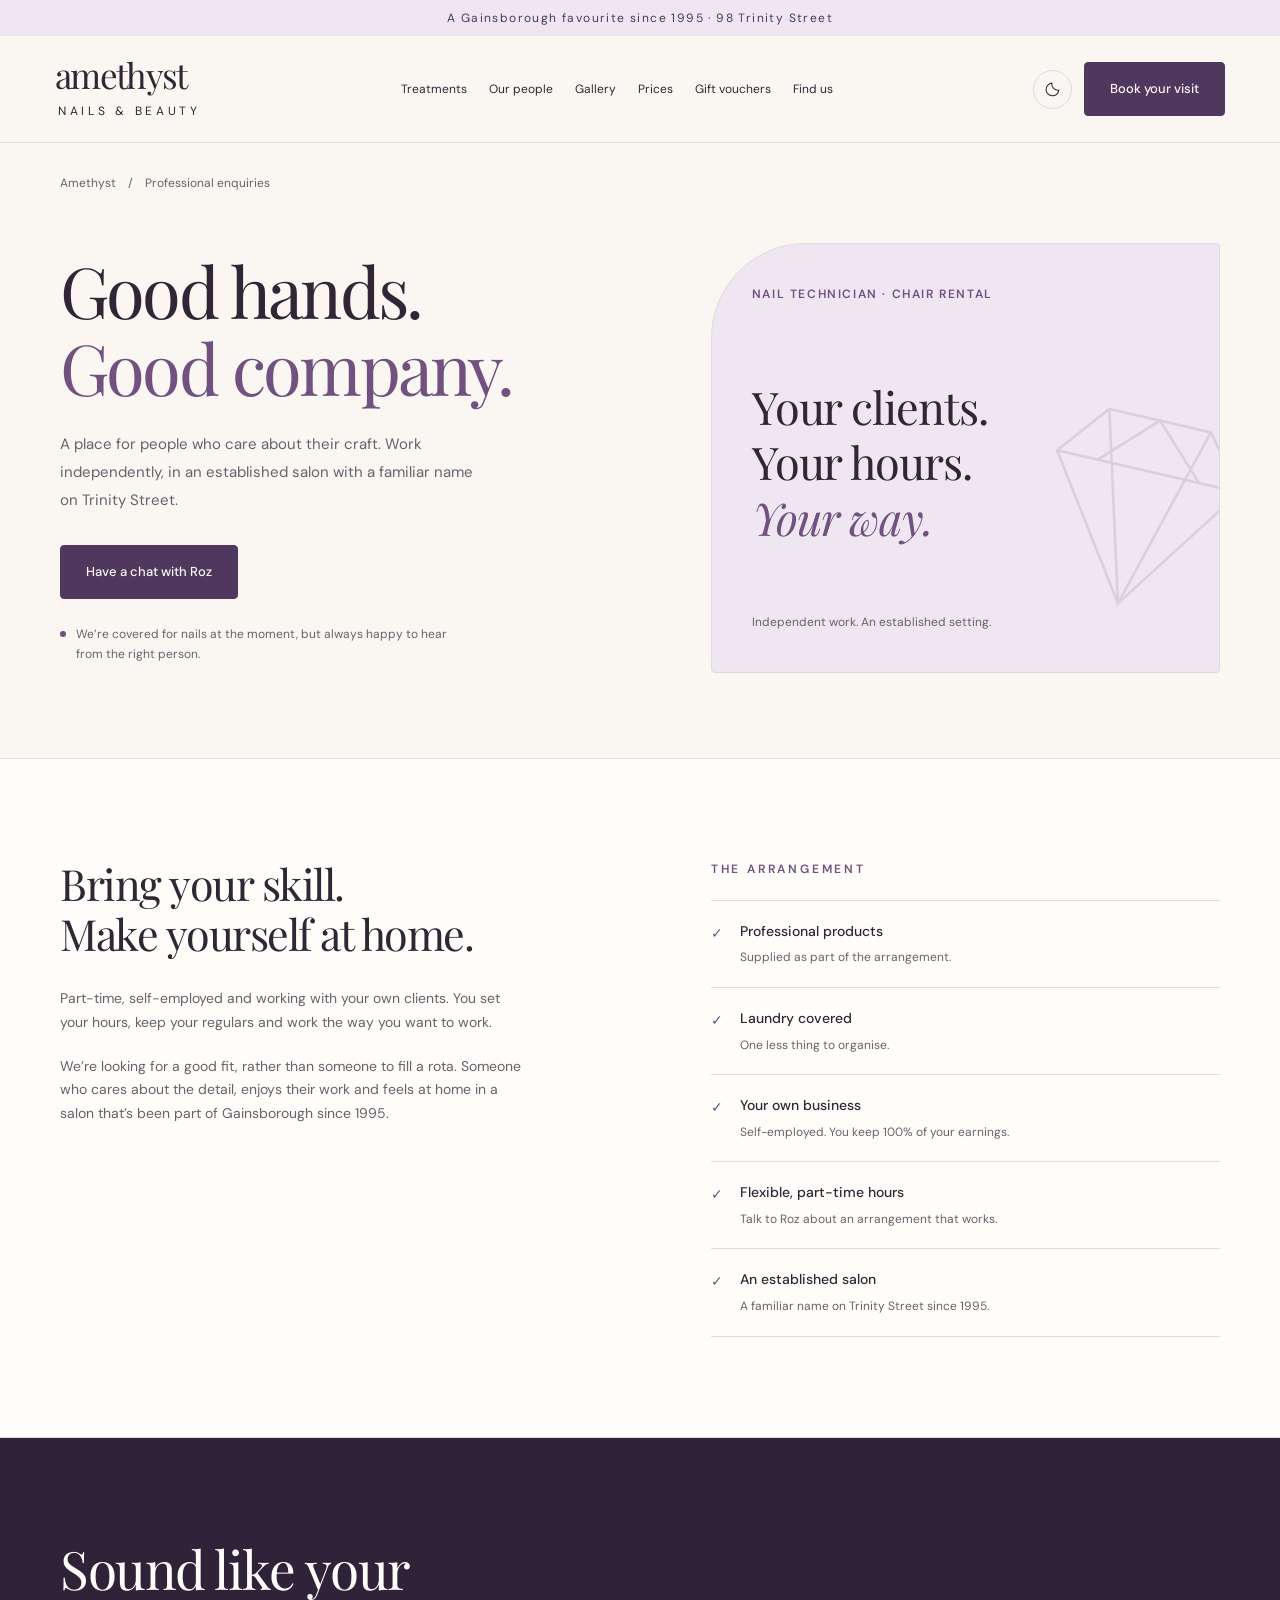
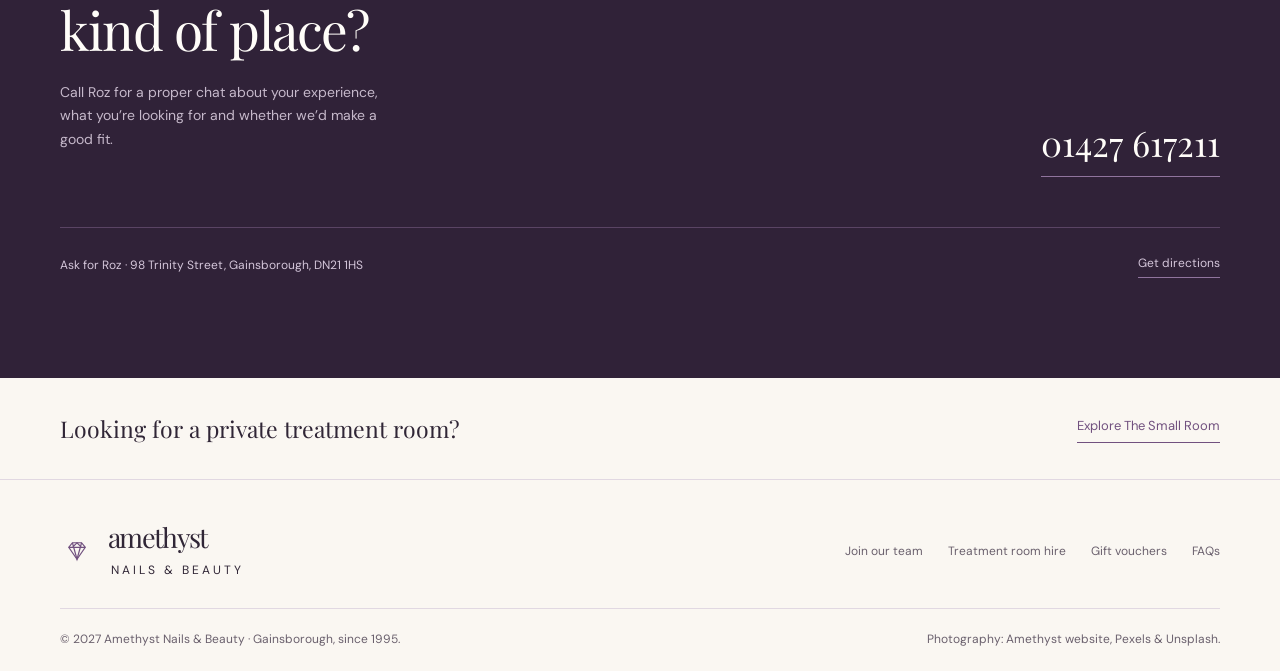
<file: join-the-team.html>
<!doctype html><html lang="en-GB"><head><meta charset="utf-8"><meta name="viewport" content="width=device-width,initial-scale=1"><title>Nail Technician &amp; Chair Rental | Amethyst, Gainsborough</title><meta name="description" content="Self-employed nail technician and chair rental enquiries at Amethyst Nails &amp; Beauty, Gainsborough. Call Roz on 01427 617211."><meta name="theme-color" content="#faf7f2"><link rel="canonical" href="https://amethyst-nails-beauty.tautfeast8.chatgpt.site/join-the-team.html"><meta property="og:title" content="Nail Technician &amp; Chair Rental | Amethyst, Gainsborough"><meta property="og:description" content="Self-employed nail technician and chair rental enquiries at Amethyst Nails &amp; Beauty, Gainsborough. Call Roz on 01427 617211."><meta property="og:type" content="website"><meta property="og:url" content="https://amethyst-nails-beauty.tautfeast8.chatgpt.site/join-the-team.html"><meta property="og:image" content="https://amethyst-nails-beauty.tautfeast8.chatgpt.site/assets/slide-1.jpg"><link rel="icon" href="assets/favicon.svg" type="image/svg+xml"><link rel="apple-touch-icon" href="assets/apple-touch-icon.png"><link rel="preconnect" href="https://fonts.googleapis.com"><link rel="preconnect" href="https://fonts.gstatic.com" crossorigin><link rel="stylesheet" href="polish.css"><script>try{if(localStorage.getItem('amethyst-theme')==='dark')document.documentElement.classList.add('dark')}catch(e){}</script></head><body class="enquiry-page"><a class="skip" href="#main">Skip to content</a><div class="topline">A Gainsborough favourite since 1995 · 98 Trinity Street</div><header class="site-header"><div class="nav-inner"><a class="wordmark" href="index.html#" aria-label="Amethyst Nails and Beauty home">amethyst<small>Nails &amp; Beauty</small></a><nav class="desktop-nav" aria-label="Main navigation"><a href="index.html#services">Treatments</a><a href="index.html#team">Our people</a><a href="index.html#gallery">Gallery</a><a href="index.html#prices">Prices</a><a href="index.html#vouchers">Gift vouchers</a><a href="index.html#contact">Find us</a></nav><div class="nav-actions"><button type="button" class="theme-button" aria-label="Switch to dark mode" aria-pressed="false"><svg class="moon" viewbox="0 0 24 24" fill="none" stroke="currentColor" stroke-width="1.5" aria-hidden="true"><path d="M20.9 13A9 9 0 0 1 11 3a9 9 0 1 0 9.9 10Z"></path></svg><svg class="sun" viewBox="0 0 24 24" fill="none" stroke="currentColor" stroke-width="1.5" aria-hidden="true"><circle cx="12" cy="12" r="4"/><path d="M12 2v2M12 20v2M2 12h2M20 12h2M4.9 4.9l1.4 1.4M17.7 17.7l1.4 1.4M4.9 19.1l1.4-1.4M17.7 6.3l1.4-1.4"/></svg></button><a class="btn" href="tel:01427617211">Book your visit</a><button type="button" class="menu-button" aria-controls="mobile-nav" aria-expanded="false">Menu <span aria-hidden="true">＋</span></button></div></div><nav class="mobile-nav" id="mobile-nav" aria-label="Mobile navigation"><a href="index.html#services">Treatments</a><a href="index.html#team">Our people</a><a href="index.html#gallery">Gallery</a><a href="index.html#prices">Treatment prices</a><a href="index.html#vouchers">Gift vouchers</a><a href="index.html#contact">Find us</a><a class="btn" href="tel:01427617211">Call 01427 617211</a></nav></header>
<main id="main"><div class="wrap enquiry-breadcrumb"><a href="index.html">Amethyst</a><span aria-hidden="true">/</span><span>Professional enquiries</span></div><section class="wrap enquiry-hero"><div><h1>Good hands.<br><em>Good company.</em></h1><p class="enquiry-intro">A place for people who care about their craft. Work independently, in an established salon with a familiar name on Trinity Street.</p><a class="btn" href="tel:01427617211">Have a chat with Roz</a><div class="availability"><span aria-hidden="true"></span><p>We’re covered for nails at the moment, but always happy to hear from the right person.</p></div></div><div class="enquiry-panel"><span class="eyebrow">Nail technician · Chair rental</span><div class="panel-statement">Your clients.<br>Your hours.<br><em>Your way.</em></div><span class="panel-note">Independent work. An established setting.</span><svg class="panel-gem" viewBox="0 0 24 24" fill="none" stroke="currentColor" stroke-width=".25" aria-hidden="true"><path d="m3 8 4-5h10l4 5-9 13L3 8Z"/><path d="M3 8h18M7 3l5 18 5-18M7 8l5-5 5 5"/></svg></div></section><section class="enquiry-arrangement"><div class="wrap section enquiry-details"><div><h2>Bring your skill.<br><em>Make yourself at home.</em></h2><div class="enquiry-body"><p>Part-time, self-employed and working with your own clients. You set your hours, keep your regulars and work the way you want to work.</p><p>We’re looking for a good fit, rather than someone to fill a rota. Someone who cares about the detail, enjoys their work and feels at home in a salon that’s been part of Gainsborough since 1995.</p></div></div><div><span class="eyebrow">The arrangement</span><ul class="enquiry-inclusions"><li><span class="enquiry-tick" aria-hidden="true">✓</span><div><strong>Professional products</strong><span>Supplied as part of the arrangement.</span></div></li><li><span class="enquiry-tick" aria-hidden="true">✓</span><div><strong>Laundry covered</strong><span>One less thing to organise.</span></div></li><li><span class="enquiry-tick" aria-hidden="true">✓</span><div><strong>Your own business</strong><span>Self-employed. You keep 100% of your earnings.</span></div></li><li><span class="enquiry-tick" aria-hidden="true">✓</span><div><strong>Flexible, part-time hours</strong><span>Talk to Roz about an arrangement that works.</span></div></li><li><span class="enquiry-tick" aria-hidden="true">✓</span><div><strong>An established salon</strong><span>A familiar name on Trinity Street since 1995.</span></div></li></ul></div></div></section><section class="contact-section"><div class="wrap section"><div class="contact-top"><div><h2>Sound like your<br><em>kind of place?</em></h2><p>Call Roz for a proper chat about your experience, what you’re looking for and whether we’d make a good fit.</p></div><a class="contact-phone" href="tel:01427617211">01427 617211</a></div><div class="enquiry-location"><span>Ask for Roz · 98 Trinity Street, Gainsborough, DN21 1HS</span><a href="https://www.google.com/maps/search/?api=1&query=Amethyst+Nails+98+Trinity+Street+Gainsborough+DN21+1HS" target="_blank" rel="noopener">Get directions</a></div></div></section><aside class="wrap enquiry-crosslink"><p>Looking for a private treatment room?</p><a class="text-link" href="the-small-room.html">Explore The Small Room</a></aside></main><footer class="site-footer"><div class="wrap"><div class="footer-top"><div class="footer-brand"><a class="secret-gem" href="game.html" title="Play Amethyst Glow" aria-label="Play Amethyst Glow"><svg viewbox="0 0 24 24" fill="none" stroke="currentColor" stroke-width="1.3" aria-hidden="true"><path d="m3 8 4-5h10l4 5-9 13L3 8Z"></path><path d="M3 8h18M7 3l5 18 5-18M7 8l5-5 5 5"></path></svg></a><a class="wordmark" href="index.html#">amethyst<small>Nails &amp; Beauty</small></a></div><nav class="footer-links" aria-label="Footer navigation"><a href="join-the-team.html">Join our team</a><a href="the-small-room.html">Treatment room hire</a><a href="index.html#vouchers">Gift vouchers</a><a href="index.html#faq">FAQs</a></nav></div><div class="footer-bottom"><span>© <span id="copyright-year">2027</span> Amethyst Nails &amp; Beauty · Gainsborough, since 1995.</span><span>Photography: Amethyst website, Pexels &amp; Unsplash.</span></div></div></footer><div class="mobile-call"><span>Talk to Roz.</span><a class="btn" href="tel:01427617211">Call 01427 617211</a></div><script src="site.js"></script></body></html>
</file>
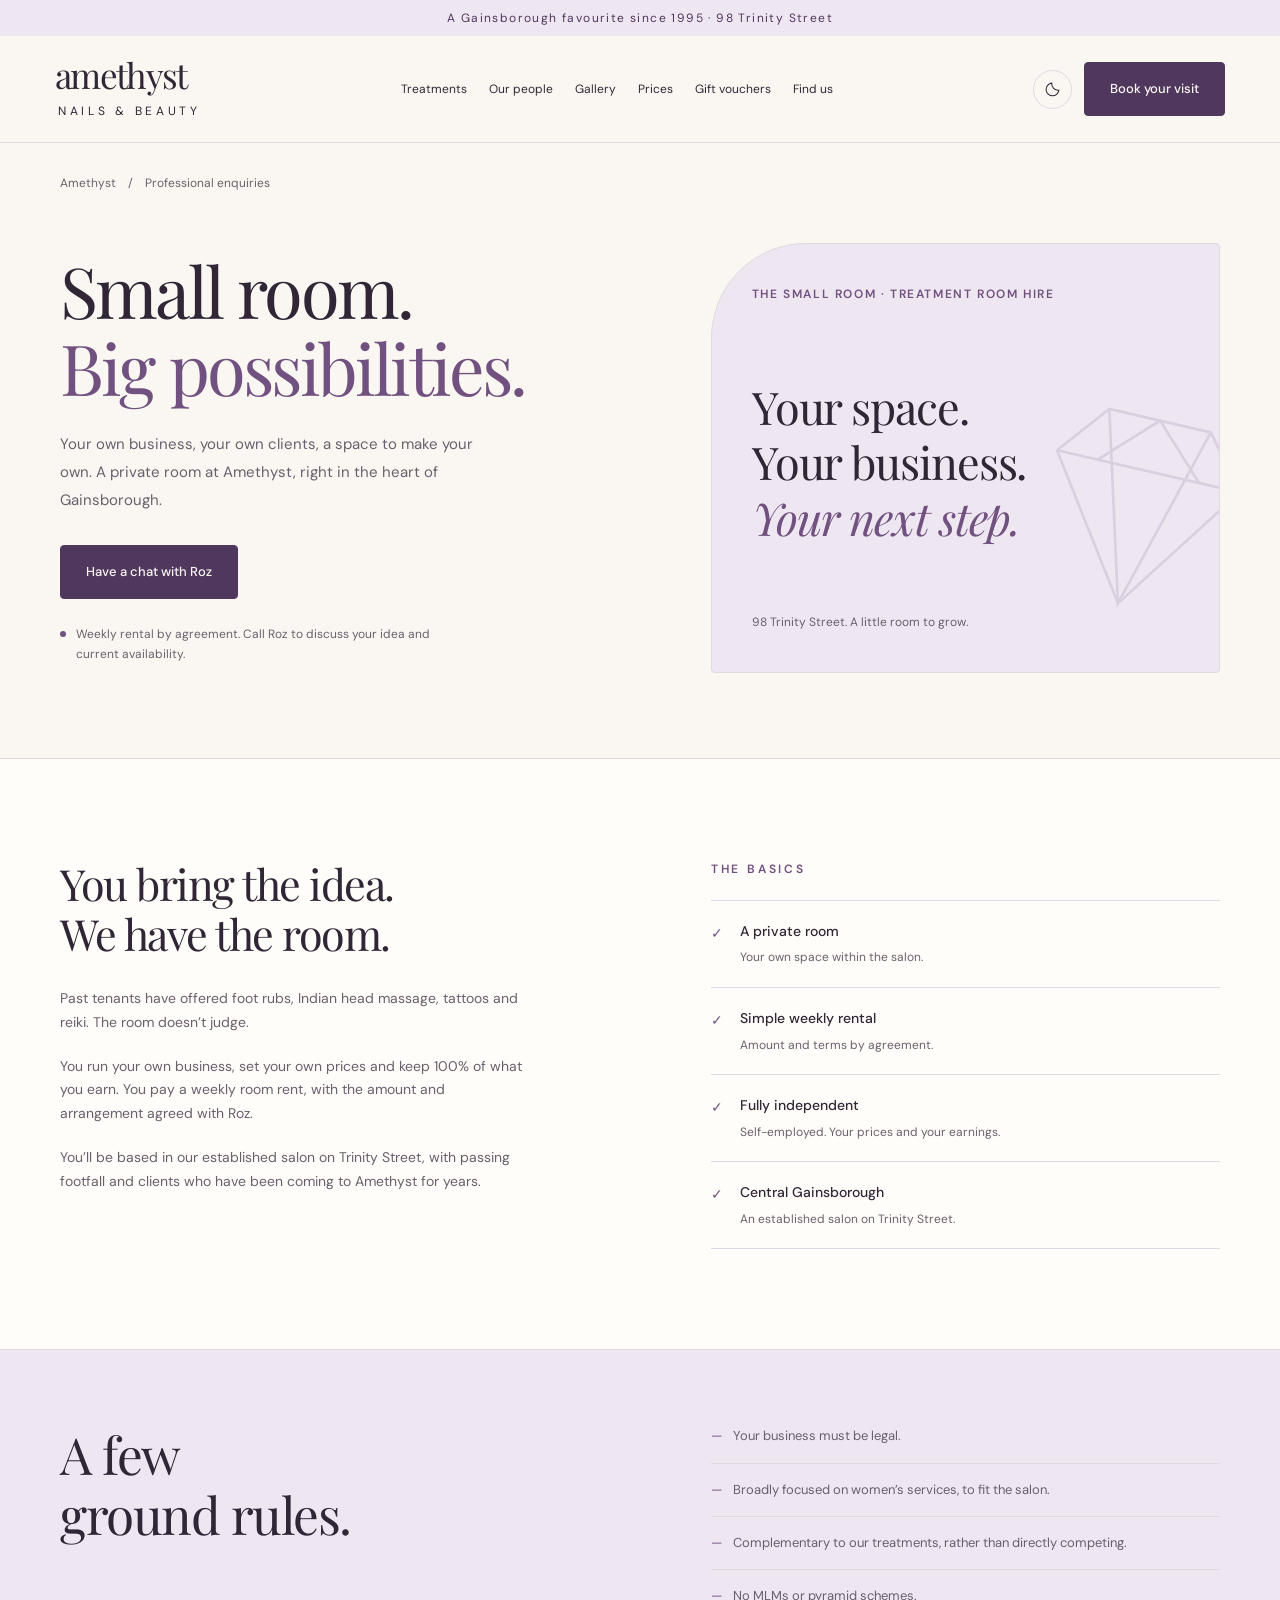
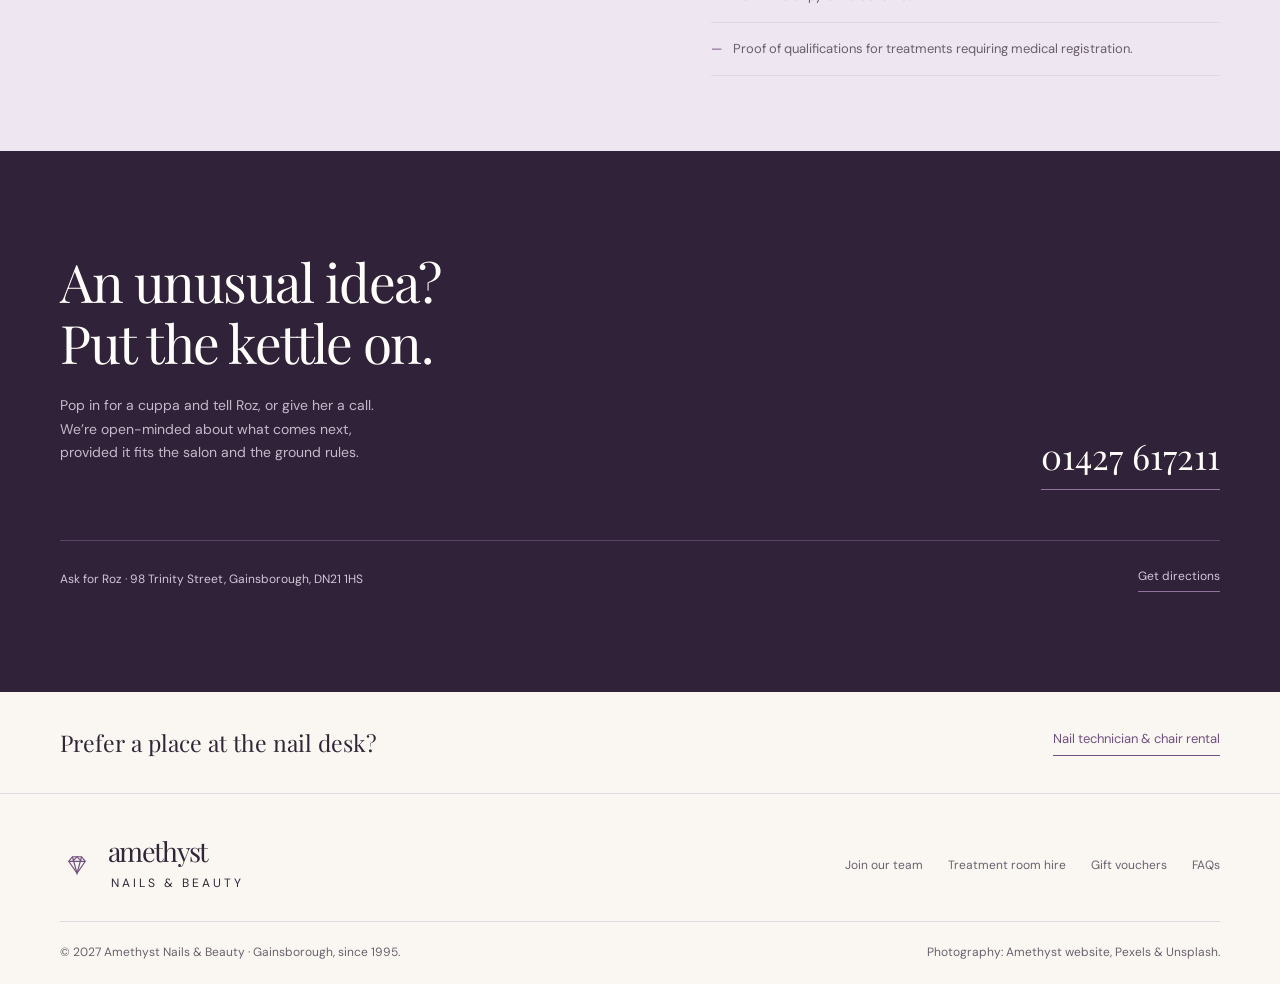
<file: the-small-room.html>
<!doctype html><html lang="en-GB"><head><meta charset="utf-8"><meta name="viewport" content="width=device-width,initial-scale=1"><title>The Small Room | Treatment Room Hire, Gainsborough</title><meta name="description" content="A private treatment room to rent at Amethyst Nails &amp; Beauty, Trinity Street, Gainsborough. Independent business, weekly rent by agreement. Call Roz."><meta name="theme-color" content="#faf7f2"><link rel="canonical" href="https://amethyst-nails-beauty.tautfeast8.chatgpt.site/the-small-room.html"><meta property="og:title" content="The Small Room | Treatment Room Hire, Gainsborough"><meta property="og:description" content="A private treatment room to rent at Amethyst Nails &amp; Beauty, Trinity Street, Gainsborough. Independent business, weekly rent by agreement. Call Roz."><meta property="og:type" content="website"><meta property="og:url" content="https://amethyst-nails-beauty.tautfeast8.chatgpt.site/the-small-room.html"><meta property="og:image" content="https://amethyst-nails-beauty.tautfeast8.chatgpt.site/assets/slide-1.jpg"><link rel="icon" href="assets/favicon.svg" type="image/svg+xml"><link rel="apple-touch-icon" href="assets/apple-touch-icon.png"><link rel="preconnect" href="https://fonts.googleapis.com"><link rel="preconnect" href="https://fonts.gstatic.com" crossorigin><link rel="stylesheet" href="polish.css"><script>try{if(localStorage.getItem('amethyst-theme')==='dark')document.documentElement.classList.add('dark')}catch(e){}</script></head><body class="enquiry-page"><a class="skip" href="#main">Skip to content</a><div class="topline">A Gainsborough favourite since 1995 · 98 Trinity Street</div><header class="site-header"><div class="nav-inner"><a class="wordmark" href="index.html#" aria-label="Amethyst Nails and Beauty home">amethyst<small>Nails &amp; Beauty</small></a><nav class="desktop-nav" aria-label="Main navigation"><a href="index.html#services">Treatments</a><a href="index.html#team">Our people</a><a href="index.html#gallery">Gallery</a><a href="index.html#prices">Prices</a><a href="index.html#vouchers">Gift vouchers</a><a href="index.html#contact">Find us</a></nav><div class="nav-actions"><button type="button" class="theme-button" aria-label="Switch to dark mode" aria-pressed="false"><svg class="moon" viewbox="0 0 24 24" fill="none" stroke="currentColor" stroke-width="1.5" aria-hidden="true"><path d="M20.9 13A9 9 0 0 1 11 3a9 9 0 1 0 9.9 10Z"></path></svg><svg class="sun" viewBox="0 0 24 24" fill="none" stroke="currentColor" stroke-width="1.5" aria-hidden="true"><circle cx="12" cy="12" r="4"/><path d="M12 2v2M12 20v2M2 12h2M20 12h2M4.9 4.9l1.4 1.4M17.7 17.7l1.4 1.4M4.9 19.1l1.4-1.4M17.7 6.3l1.4-1.4"/></svg></button><a class="btn" href="tel:01427617211">Book your visit</a><button type="button" class="menu-button" aria-controls="mobile-nav" aria-expanded="false">Menu <span aria-hidden="true">＋</span></button></div></div><nav class="mobile-nav" id="mobile-nav" aria-label="Mobile navigation"><a href="index.html#services">Treatments</a><a href="index.html#team">Our people</a><a href="index.html#gallery">Gallery</a><a href="index.html#prices">Treatment prices</a><a href="index.html#vouchers">Gift vouchers</a><a href="index.html#contact">Find us</a><a class="btn" href="tel:01427617211">Call 01427 617211</a></nav></header>
<main id="main"><div class="wrap enquiry-breadcrumb"><a href="index.html">Amethyst</a><span aria-hidden="true">/</span><span>Professional enquiries</span></div><section class="wrap enquiry-hero"><div><h1>Small room.<br><em>Big possibilities.</em></h1><p class="enquiry-intro">Your own business, your own clients, a space to make your own. A private room at Amethyst, right in the heart of Gainsborough.</p><a class="btn" href="tel:01427617211">Have a chat with Roz</a><div class="availability"><span aria-hidden="true"></span><p>Weekly rental by agreement. Call Roz to discuss your idea and current availability.</p></div></div><div class="enquiry-panel"><span class="eyebrow">The Small Room · Treatment room hire</span><div class="panel-statement">Your space.<br>Your business.<br><em>Your next step.</em></div><span class="panel-note">98 Trinity Street. A little room to grow.</span><svg class="panel-gem" viewBox="0 0 24 24" fill="none" stroke="currentColor" stroke-width=".25" aria-hidden="true"><path d="m3 8 4-5h10l4 5-9 13L3 8Z"/><path d="M3 8h18M7 3l5 18 5-18M7 8l5-5 5 5"/></svg></div></section><section class="enquiry-arrangement"><div class="wrap section enquiry-details"><div><h2>You bring the idea.<br><em>We have the room.</em></h2><div class="enquiry-body"><p>Past tenants have offered foot rubs, Indian head massage, tattoos and reiki. The room doesn’t judge.</p><p>You run your own business, set your own prices and keep 100% of what you earn. You pay a weekly room rent, with the amount and arrangement agreed with Roz.</p><p>You’ll be based in our established salon on Trinity Street, with passing footfall and clients who have been coming to Amethyst for years.</p></div></div><div><span class="eyebrow">The basics</span><ul class="enquiry-inclusions"><li><span class="enquiry-tick" aria-hidden="true">✓</span><div><strong>A private room</strong><span>Your own space within the salon.</span></div></li><li><span class="enquiry-tick" aria-hidden="true">✓</span><div><strong>Simple weekly rental</strong><span>Amount and terms by agreement.</span></div></li><li><span class="enquiry-tick" aria-hidden="true">✓</span><div><strong>Fully independent</strong><span>Self-employed. Your prices and your earnings.</span></div></li><li><span class="enquiry-tick" aria-hidden="true">✓</span><div><strong>Central Gainsborough</strong><span>An established salon on Trinity Street.</span></div></li></ul></div></div></section><section class="enquiry-rules"><div class="wrap enquiry-rules-grid"><div><h2>A few<br><em>ground rules.</em></h2></div><ul><li>Your business must be legal.</li><li>Broadly focused on women’s services, to fit the salon.</li><li>Complementary to our treatments, rather than directly competing.</li><li>No MLMs or pyramid schemes.</li><li>Proof of qualifications for treatments requiring medical registration.</li></ul></div></section><section class="contact-section"><div class="wrap section"><div class="contact-top"><div><h2>An unusual idea?<br><em>Put the kettle on.</em></h2><p>Pop in for a cuppa and tell Roz, or give her a call. We’re open-minded about what comes next, provided it fits the salon and the ground rules.</p></div><a class="contact-phone" href="tel:01427617211">01427 617211</a></div><div class="enquiry-location"><span>Ask for Roz · 98 Trinity Street, Gainsborough, DN21 1HS</span><a href="https://www.google.com/maps/search/?api=1&query=Amethyst+Nails+98+Trinity+Street+Gainsborough+DN21+1HS" target="_blank" rel="noopener">Get directions</a></div></div></section><aside class="wrap enquiry-crosslink"><p>Prefer a place at the nail desk?</p><a class="text-link" href="join-the-team.html">Nail technician & chair rental</a></aside></main><footer class="site-footer"><div class="wrap"><div class="footer-top"><div class="footer-brand"><a class="secret-gem" href="game.html" title="Play Amethyst Glow" aria-label="Play Amethyst Glow"><svg viewbox="0 0 24 24" fill="none" stroke="currentColor" stroke-width="1.3" aria-hidden="true"><path d="m3 8 4-5h10l4 5-9 13L3 8Z"></path><path d="M3 8h18M7 3l5 18 5-18M7 8l5-5 5 5"></path></svg></a><a class="wordmark" href="index.html#">amethyst<small>Nails &amp; Beauty</small></a></div><nav class="footer-links" aria-label="Footer navigation"><a href="join-the-team.html">Join our team</a><a href="the-small-room.html">Treatment room hire</a><a href="index.html#vouchers">Gift vouchers</a><a href="index.html#faq">FAQs</a></nav></div><div class="footer-bottom"><span>© <span id="copyright-year">2027</span> Amethyst Nails &amp; Beauty · Gainsborough, since 1995.</span><span>Photography: Amethyst website, Pexels &amp; Unsplash.</span></div></div></footer><div class="mobile-call"><span>Talk to Roz.</span><a class="btn" href="tel:01427617211">Call 01427 617211</a></div><script src="site.js"></script></body></html>
</file>
<file: polish.css>
@import url('https://fonts.googleapis.com/css2?family=DM+Sans:wght@400;450;500;550;600;650;700&family=Playfair+Display:ital,wght@0,400;0,500;0,600;1,400;1,500&display=swap');
:root{--paper:#faf7f2;--surface:#fffdf9;--ink:#302636;--muted:#6a606d;--accent:#71517f;--accent-deep:#50375e;--lilac:#eee6f1;--line:#e1d8e2;--dark:#302238;--white:#fffdf9;--serif:'Playfair Display',Georgia,serif;--sans:'DM Sans',sans-serif;color-scheme:light}html.dark{--paper:#201a25;--surface:#28202e;--ink:#f3eaf5;--muted:#bfb0c5;--accent:#cfb3dc;--accent-deep:#c4a1d5;--lilac:#36283f;--line:#48374f;--dark:#150f1a;color-scheme:dark}*{box-sizing:border-box}html{scroll-behavior:smooth;scroll-padding-top:105px}body{margin:0;background:var(--paper);color:var(--ink);font:16px/1.7 var(--sans);-webkit-font-smoothing:antialiased}button,input{font:inherit}button,a{-webkit-tap-highlight-color:transparent}a{color:inherit;text-decoration:none}button{cursor:pointer}img{display:block;max-width:100%}p{margin:0 0 20px}h1,h2,h3,h4{margin:0;font-weight:400}h1,h2,h3{font-family:var(--serif)}h2{font-size:clamp(35px,4vw,53px);line-height:1.16;letter-spacing:-1.5px}h3{font-size:28px;line-height:1.25}em{font-weight:400}a:focus-visible,button:focus-visible,summary:focus-visible,input:focus-visible{outline:3px solid var(--accent);outline-offset:5px}::selection{background:#d8c5df;color:#302636}.wrap{max-width:1280px;margin:auto;padding-left:60px;padding-right:60px}.section{padding-top:100px;padding-bottom:100px}.eyebrow{display:block;font-size:12px;letter-spacing:2.8px;text-transform:uppercase;font-weight:600;color:var(--accent);margin-bottom:20px}.muted{color:var(--muted)}.btn{display:inline-flex;align-items:center;justify-content:center;gap:24px;padding:15px 25px;background:var(--accent-deep);color:var(--paper);border:1px solid var(--accent-deep);border-radius:4px;font-size:13px;font-weight:500;min-height:52px;transition:transform .2s,background .2s}.btn:hover{transform:translateY(-2px);background:var(--ink)}html.dark .btn:hover{background:#e4ceed}.btn.light{background:var(--paper);color:var(--ink);border-color:var(--paper)}.btn.outline{background:transparent;color:var(--ink);border-color:var(--line)}.btn.outline:hover{border-color:var(--accent);background:var(--lilac)}.arrow{font:20px Arial,sans-serif;line-height:1}.text-link{display:inline-flex;gap:18px;align-items:center;font-size:13px;border-bottom:1px solid currentColor;padding-bottom:5px;color:var(--accent)}.text-link:hover{color:var(--ink)}.skip{position:fixed;left:10px;top:-100px;z-index:100;background:var(--paper);padding:10px}.skip:focus{top:10px}.topline{background:var(--lilac);text-align:center;font-size:12px;letter-spacing:1.4px;padding:8px 20px;color:var(--accent-deep)}.site-header{position:sticky;top:0;z-index:30;background:var(--paper);border-bottom:1px solid var(--line)}.nav-inner{max-width:1440px;padding:23px 55px;margin:auto;display:flex;align-items:center;justify-content:space-between;gap:25px}.wordmark{font:35px/.9 var(--serif);letter-spacing:-1.7px;display:block}.wordmark small{display:block;font:12px var(--sans);text-transform:uppercase;letter-spacing:3.7px;text-align:center;margin:12px 0 0 3px}.desktop-nav{display:flex;align-items:center;gap:26px;font-size:12px}.desktop-nav>a:not(.btn){position:relative;padding:8px 0}.desktop-nav>a:not(.btn):hover:after{content:'';height:1px;background:var(--accent);position:absolute;bottom:4px;left:0;right:0}.nav-actions{display:flex;gap:12px;align-items:center}.theme-button,.menu-button,.gallery-button{display:flex;align-items:center;justify-content:center;background:none;color:var(--ink);border:1px solid var(--line);width:39px;height:39px;border-radius:50%}.theme-button svg{width:17px;height:17px}.menu-button{display:none;border-radius:4px;width:auto;padding:0 12px;font-size:12px}.mobile-nav{display:none}.hero{max-width:1440px;margin:0 auto;display:grid;grid-template-columns:1fr 1.04fr;align-items:center;padding:55px 55px 60px;gap:55px}.hero-copy{padding:20px 0}.hero .eyebrow{font-size:12px;margin-bottom:25px}.hero h1{font-size:clamp(50px,5.7vw,80px);line-height:1.06;letter-spacing:-3.4px;margin-bottom:26px}.hero h1 em{color:var(--accent)}.hero-copy>p{font-size:15px;line-height:1.85;color:var(--muted);max-width:355px;margin-bottom:27px}.hero-actions{display:flex;gap:13px;align-items:center;flex-wrap:wrap}.hero-note{font-size:12px;color:var(--muted);margin-top:17px;letter-spacing:.3px}.hero-visual{position:relative;min-width:0}.hero-visual>img{width:100%;height:535px;object-fit:cover;object-position:73% center;border-radius:140px 5px 5px 5px}.image-caption{position:absolute;bottom:25px;left:-26px;padding:20px 28px;background:var(--paper);box-shadow:0 5px 30px #30223808;min-width:225px}.image-caption span{display:block;font:italic 22px var(--serif);margin-bottom:8px}.image-caption small{font-size:12px;letter-spacing:2px;text-transform:uppercase;color:var(--muted)}.hero-index{position:absolute;top:25px;right:23px;font-size:12px;letter-spacing:2px;color:#39283b;background:#fffdf9de;padding:6px 11px;border-radius:2px}.trust-strip{border-top:1px solid var(--line);border-bottom:1px solid var(--line);padding:23px 0}.trust-inner{display:flex;justify-content:space-between;align-items:center;gap:20px;font-size:12px;color:var(--muted)}.trust-inner b{font-weight:500;color:var(--ink)}.trust-inner .stars{color:var(--accent);letter-spacing:2px;margin-right:8px}.section-top{display:flex;align-items:end;justify-content:space-between;gap:35px;margin-bottom:42px}.section-top p{max-width:325px;color:var(--muted);font-size:14px;margin-bottom:4px}.services{display:grid;grid-template-columns:1fr 1fr;gap:45px}.service-feature img{height:335px;width:100%;object-fit:cover;border-radius:4px}.service-feature h3{font-size:31px}.service-label{display:flex;justify-content:space-between;align-items:center;margin:22px 0 13px}.service-label>span{font-size:12px;color:var(--accent);border:1px solid var(--line);border-radius:50%;height:30px;width:30px;display:flex;align-items:center;justify-content:center}.service-feature>p{font-size:14px;color:var(--muted);max-width:440px}.service-mini{display:grid;grid-template-columns:repeat(3,1fr);gap:30px;margin-top:53px;padding-top:32px;border-top:1px solid var(--line)}.service-mini h4{font:22px var(--serif);margin-bottom:12px}.service-mini p{font-size:13px;color:var(--muted);margin-bottom:0}.experience{background:var(--lilac)}.experience-grid{display:grid;grid-template-columns:.8fr 1fr;gap:110px;align-items:start}.experience h2{max-width:360px}.experience p{color:var(--muted);font-size:14px}.principles{margin-top:32px;display:grid;grid-template-columns:1fr 1fr;gap:25px}.principles div{border-top:1px solid var(--line);padding-top:20px}.principles b{display:block;font-weight:500;font-size:13px;margin-bottom:7px}.principles span{font-size:12px;color:var(--muted);display:block}.gallery-section{background:var(--dark);color:var(--white);padding:85px 0}.gallery-section .eyebrow{color:#d5bcdf}.gallery-section .section-top{margin-bottom:35px}.gallery-section .section-top p{color:#c6b9cb}.gallery-controls{display:flex;gap:9px;margin-top:20px}.gallery-button{border-color:#76627f;color:white;width:43px;height:43px}.gallery-button:hover{background:#584262}.gallery-track{display:flex;overflow-x:auto;gap:20px;scroll-snap-type:x mandatory;scrollbar-width:thin;scrollbar-color:#9b7dab #493652;padding:0 max(30px,calc((100vw - 1160px)/2)) 20px}.gallery-card{flex:0 0 245px;scroll-snap-align:center;margin:0}.gallery-image{height:318px;width:100%;object-fit:cover;border-radius:4px}.gallery-card figcaption{font-size:12px;padding:16px 0 4px;color:#e4d7e9}.gallery-foot{font-size:12px;color:#c6b9cb;margin-top:20px;display:flex;justify-content:space-between;gap:20px}.gallery-foot a{border-bottom:1px solid #796383}.team-grid{display:grid;grid-template-columns:1fr 1fr 1fr;gap:35px}.team-card{padding-top:25px;border-top:1px solid var(--line)}.monogram{height:92px;width:92px;border-radius:50%;background:var(--lilac);color:var(--accent);font:italic 43px var(--serif);display:flex;align-items:center;justify-content:center;margin-bottom:25px}.team-card h3{font-size:30px}.team-role{font-size:12px;text-transform:uppercase;letter-spacing:1.4px;color:var(--accent);margin:10px 0 17px;display:block}.team-card p{color:var(--muted);font-size:13px;line-height:1.85;max-width:310px}.review-section{border-top:1px solid var(--line);border-bottom:1px solid var(--line);padding:60px 0}.review-inner{display:grid;grid-template-columns:260px 1fr;gap:70px;align-items:center}.rating-number{font:52px/1.1 var(--serif);display:flex;align-items:baseline;gap:12px}.rating-number span{font:12px var(--sans);color:var(--muted)}.review-rating>p{font-size:12px;color:var(--muted);margin:12px 0 0}.review-rating .stars{color:var(--accent);font-size:12px;letter-spacing:3px}.review-quote{margin:0}.review-quote p{font:italic 29px/1.5 var(--serif);margin-bottom:15px}.review-quote footer{font-size:12px;color:var(--muted)}.prices-layout{display:grid;grid-template-columns:340px 1fr;gap:70px;align-items:start}.price-intro{position:sticky;top:135px}.price-intro>p{font-size:14px;color:var(--muted);margin-top:22px}.payment{border-top:1px solid var(--line);padding-top:24px;margin-top:30px;font-size:12px;color:var(--muted)}.payment b{display:block;color:var(--ink);font-weight:500;margin-bottom:5px}.price-category{border-bottom:1px solid var(--line)}.price-category:first-child{border-top:1px solid var(--line)}.price-category>summary{list-style:none;display:flex;align-items:center;gap:18px;font:27px var(--serif);padding:25px 0;cursor:pointer}.price-category>summary::-webkit-details-marker{display:none}.category-number{font:12px var(--sans);color:var(--muted)}.plus{margin-left:auto;font:24px var(--sans);font-weight:400;transition:transform .2s}.price-category[open] .plus{transform:rotate(45deg)}.price-body{display:grid;grid-template-columns:1fr 1fr;gap:28px 35px;padding:8px 0 35px}.price-group h4{font:12px var(--sans);text-transform:uppercase;letter-spacing:1.3px;color:var(--accent);margin-bottom:12px}.price-group ul{list-style:none;margin:0;padding:0}.price-group li{display:flex;gap:14px;justify-content:space-between;padding:11px 0;border-bottom:1px solid var(--line);font-size:12px;line-height:1.5}.price-group li small{display:block;font-size:12px;color:var(--muted);margin-top:4px}.price-group li strong{white-space:nowrap;font-weight:500;color:var(--accent)}.price-foot{font-size:12px;color:var(--muted);margin-top:20px}.gift-section{background:var(--lilac);padding:70px 0}.gift-grid{display:grid;grid-template-columns:1fr 1fr;gap:100px;align-items:center}.gift-card{background:#50375e;color:#fffdf9;aspect-ratio:1.65;padding:34px;position:relative;display:flex;flex-direction:column;justify-content:space-between;border-radius:5px;box-shadow:14px 16px 0 #cdb8d238;transform:rotate(-3deg);max-width:435px}.gift-card:after{content:'';position:absolute;inset:12px;border:1px solid #af93ba;pointer-events:none}.gift-card .wordmark{font-size:30px;width:145px;letter-spacing:-1px}.gift-card .wordmark small{font-size:12px}.gift-card .gift-title{font:italic 33px var(--serif)}.gift-card .gift-foot{font-size:12px;letter-spacing:2px}.gift-copy h2{font-size:42px;margin-bottom:20px}.gift-copy>p{font-size:14px;color:var(--muted)}.faq-grid{display:grid;grid-template-columns:340px 1fr;gap:70px}.faq-list details{border-bottom:1px solid var(--line)}.faq-list details:first-child{border-top:1px solid var(--line)}.faq-list summary{list-style:none;padding:21px 0;display:flex;align-items:center;justify-content:space-between;gap:25px;cursor:pointer;font-size:14px;font-weight:500}.faq-list summary:after{content:'+';font-size:20px;color:var(--accent);font-weight:400}.faq-list details[open] summary:after{content:'−'}.faq-list summary::-webkit-details-marker{display:none}.faq-list details p{font-size:13px;color:var(--muted);padding-right:30px;margin:0 0 25px}.contact-section{background:var(--dark);color:var(--white)}.contact-section .eyebrow{color:#d5bcdf}.contact-top{display:flex;justify-content:space-between;align-items:end;gap:40px;margin-bottom:50px}.contact-top h2{font-size:53px}.contact-top p{font-size:14px;color:#c6b9cb;max-width:350px;margin:20px 0 25px}.contact-phone{font:35px var(--serif);border-bottom:1px solid #90749d;padding-bottom:10px;display:inline-flex;align-items:center;gap:25px;white-space:nowrap}.visit-grid{display:grid;grid-template-columns:1fr 1fr 1fr;gap:40px;padding:35px 0;border-top:1px solid #5a4464;border-bottom:1px solid #5a4464}.visit-grid h3{font:12px var(--sans);text-transform:uppercase;letter-spacing:2px;color:#d5bcdf;margin-bottom:20px}.visit-grid p,.visit-grid address{font-style:normal;font-size:13px;color:#d4c6da;line-height:1.9}.visit-grid strong{font-weight:500;color:white}.visit-grid a:hover{text-decoration:underline}.hours{font-size:12px;color:#d4c6da;display:grid;grid-template-columns:auto auto;gap:8px 20px;max-width:290px}.hours dt,.hours dd{margin:0}.hours dd{text-align:right;color:#fffdf9}.contact-bottom{display:flex;gap:30px;align-items:center;justify-content:space-between;margin-top:30px;font-size:12px;color:#c6b9cb}.contact-bottom a{border-bottom:1px solid #90749d}.site-footer{padding:45px 0 22px}.footer-top{display:flex;justify-content:space-between;align-items:center;gap:30px}.footer-links{display:flex;gap:25px;font-size:12px;color:var(--muted);flex-wrap:wrap}.footer-links a:hover{color:var(--accent)}.footer-bottom{border-top:1px solid var(--line);padding-top:20px;margin-top:30px;display:flex;justify-content:space-between;gap:25px;font-size:12px;color:var(--muted)}.footer-brand{display:flex;align-items:center;gap:14px}.secret-gem{display:inline-flex;padding:6px;color:var(--accent)}.secret-gem svg{width:22px;height:22px}.footer-brand .wordmark{font-size:27px}.footer-brand small{font-size:12px;letter-spacing:3px}.mobile-call{display:none}.professional-page{min-height:100vh}.professional-page main{max-width:780px!important;padding:75px 35px!important}.professional-page nav{background:var(--paper)!important;border-color:var(--line)!important}.professional-page h1{font-family:var(--serif);font-weight:400!important;color:var(--ink)!important}.professional-page p,.professional-page li{color:var(--muted)!important;line-height:1.9}.professional-page footer{background:var(--dark)!important}.professional-page [class*="bg-amethyst-50"]{background:var(--lilac)!important;border-color:var(--line)!important}
@media(min-width:1500px){.hero{padding-top:75px;padding-bottom:80px}.hero-visual>img{height:600px}.hero h1{font-size:86px}}
@media(max-width:1120px){.nav-inner{padding:22px 30px}.desktop-nav{gap:18px}.desktop-nav>a:nth-child(3){display:none}.hero{padding:45px 35px 55px;gap:35px}.hero h1{font-size:65px}.hero-visual>img{height:500px}.wrap{padding-left:40px;padding-right:40px}.prices-layout,.faq-grid{grid-template-columns:280px 1fr;gap:40px}.price-body{grid-template-columns:1fr}.experience-grid{gap:60px}.gift-grid{gap:60px}.review-inner{gap:40px}.contact-phone{font-size:28px}}
@media(max-width:800px){.desktop-nav{display:none}.menu-button{display:flex}.nav-actions>.btn{display:none}.nav-inner{padding:21px 25px}.wordmark{font-size:31px}.wordmark small{font-size:12px;letter-spacing:3px}.mobile-nav.open{display:flex;flex-direction:column;gap:0;padding:15px 25px 25px;border-top:1px solid var(--line)}.mobile-nav a{padding:9px 0;font-size:14px}.mobile-nav .btn{margin-top:10px}.hero{gap:25px;padding:35px 30px 45px}.hero h1{font-size:53px;letter-spacing:-2px}.hero-visual>img{height:470px;border-top-left-radius:90px}.hero-actions .btn{padding:13px 17px;min-height:48px;gap:10px}.image-caption{padding:17px 20px;left:-15px;min-width:180px}.image-caption span{font-size:19px}.image-caption small{font-size:12px}.trust-inner{flex-wrap:wrap;justify-content:center;gap:10px 25px;font-size:12px}.section{padding-top:70px;padding-bottom:70px}.section-top{align-items:start}.services{gap:25px}.service-feature img{height:270px}.service-feature h3{font-size:27px}.experience-grid{gap:35px}.principles{grid-template-columns:1fr;gap:15px}.team-grid{gap:24px}.team-card p{font-size:12px}.team-role{font-size:12px}.prices-layout,.faq-grid{grid-template-columns:1fr;gap:30px}.price-intro{position:static;display:grid;grid-template-columns:1fr 1fr;gap:0 40px}.price-intro .eyebrow{grid-column:1/-1}.price-intro>p{margin-top:0}.price-intro .text-link{width:fit-content}.payment{grid-column:2;grid-row:3/5;margin-top:0;padding-top:15px}.price-body{grid-template-columns:1fr 1fr}.gift-grid{gap:45px}.gift-copy h2{font-size:34px}.gift-card{padding:27px}.gift-card .gift-title{font-size:27px}.review-inner{grid-template-columns:180px 1fr;gap:25px}.review-quote p{font-size:24px}.contact-top h2{font-size:43px}.contact-top{display:block}.contact-phone{margin-top:8px}.visit-grid{gap:25px}.contact-bottom{align-items:start}.footer-top{align-items:start}.footer-links{flex-direction:column;gap:8px}}
@media(max-width:600px){html{scroll-padding-top:98px}.topline{font-size:12px;letter-spacing:.7px;padding:7px 10px}.nav-inner{padding:18px 22px}.hero{grid-template-columns:1fr;padding:35px 22px 40px;gap:30px}.hero-copy{padding:0}.hero h1{font-size:59px;letter-spacing:-2.6px;margin-bottom:22px}.hero .eyebrow{font-size:12px;letter-spacing:2px;margin-bottom:23px}.hero-copy>p{font-size:14px;max-width:350px;margin-bottom:23px}.hero-note{font-size:12px}.hero-visual{margin-left:17px}.hero-visual>img{height:350px;object-position:70% center;border-top-left-radius:95px}.image-caption{left:-17px;bottom:20px;padding:18px 23px}.hero-index{top:20px;right:17px}.wrap{padding-left:23px;padding-right:23px}.trust-inner{gap:10px 20px;font-size:12px}.trust-inner>span:first-child{width:100%;text-align:center}.trust-strip{padding:18px 0}.section{padding-top:60px;padding-bottom:60px}.section-top{display:block;margin-bottom:30px}.section-top p{margin-top:20px;max-width:100%;font-size:13px}h2{font-size:38px;letter-spacing:-1.2px}.eyebrow{font-size:12px;margin-bottom:15px}.services{grid-template-columns:1fr;gap:38px}.service-feature img{height:295px}.service-label{margin-top:20px}.service-feature h3{font-size:29px}.service-feature>p{font-size:13px}.service-mini{grid-template-columns:1fr;gap:24px;margin-top:32px}.service-mini>div{display:grid;grid-template-columns:135px 1fr;gap:15px}.service-mini h4{font-size:21px}.service-mini p{font-size:12px}.experience-grid{grid-template-columns:1fr;gap:25px}.experience h2{max-width:100%}.principles{grid-template-columns:1fr 1fr;gap:22px}.principles b{font-size:12px}.principles span{font-size:12px}.gallery-section{padding:60px 0}.gallery-controls{margin-top:25px}.gallery-track{padding-left:23px;padding-right:23px;gap:15px}.gallery-card{flex-basis:235px}.gallery-image{height:305px}.gallery-foot{flex-direction:column;gap:10px;font-size:12px}.team-grid{grid-template-columns:1fr;gap:15px}.team-card{display:grid;grid-template-columns:65px 1fr;gap:0 20px;padding-top:25px}.monogram{height:65px;width:65px;font-size:31px;grid-row:1/4}.team-card h3{font-size:28px}.team-role{font-size:12px;margin-top:7px}.team-card p{max-width:100%;font-size:12px;grid-column:2}.review-section{padding:45px 0}.review-inner{grid-template-columns:1fr;gap:25px}.review-rating{display:flex;align-items:center;gap:20px;flex-wrap:wrap}.review-rating>p{margin:0}.rating-number{font-size:38px}.review-rating .stars{font-size:12px}.review-quote p{font-size:26px}.price-intro{display:block}.price-intro>p{margin-top:20px}.payment{margin-top:25px;padding-top:18px}.price-category>summary{font-size:25px;gap:16px;padding:23px 0}.price-body{grid-template-columns:1fr;gap:25px}.price-group li{font-size:13px;padding:12px 0}.price-group li small{font-size:12px}.gift-grid{grid-template-columns:1fr;gap:45px}.gift-card{max-width:360px;width:92%;margin:0 auto;aspect-ratio:1.65;padding:30px}.gift-section{padding:55px 0}.gift-copy h2{font-size:38px}.faq-grid{gap:25px}.faq-list summary{font-size:13px}.contact-top h2{font-size:40px}.contact-top{margin-bottom:35px}.contact-phone{font-size:31px}.visit-grid{grid-template-columns:1fr;gap:25px;padding:30px 0}.visit-grid h3{margin-bottom:12px;font-size:12px}.visit-grid p,.visit-grid address{margin-bottom:0;font-size:13px}.hours{max-width:100%;font-size:13px}.contact-bottom{flex-direction:column;gap:20px;font-size:12px}.footer-top{flex-direction:column;gap:30px}.footer-links{flex-direction:row;gap:15px;font-size:12px}.footer-bottom{flex-direction:column;gap:12px;margin-top:25px;font-size:12px}.site-footer{padding-bottom:100px}.mobile-call{position:fixed;bottom:0;left:0;right:0;z-index:29;display:flex;justify-content:space-between;align-items:center;background:var(--paper);border-top:1px solid var(--line);padding:12px 22px calc(12px + env(safe-area-inset-bottom));font-size:12px;box-shadow:0 -3px 18px #20162508}.mobile-call>span{color:var(--muted);font-size:12px}.mobile-call .btn{min-height:40px;padding:8px 16px;font-size:12px;gap:13px}.professional-page main{padding:50px 24px!important}.professional-page nav svg{max-width:24px}.professional-page nav span{font-size:16px!important}.professional-page nav>div{gap:16px}}
@media(prefers-reduced-motion:reduce){html{scroll-behavior:auto}*,*:before,*:after{animation:none!important;transition:none!important}}
/* Professional enquiries: the same Amethyst identity, with room for the detail. */
.enquiry-breadcrumb{display:flex;align-items:center;gap:12px;padding-top:30px;color:var(--muted);font-size:12px}.enquiry-breadcrumb a:hover{color:var(--accent)}.enquiry-hero{display:grid;grid-template-columns:1fr .9fr;align-items:center;gap:85px;padding-top:50px;padding-bottom:85px}.enquiry-hero h1{font-size:clamp(48px,5.5vw,73px);line-height:1.09;letter-spacing:-2.8px;margin-bottom:26px}.enquiry-hero h1 em{color:var(--accent)}.enquiry-intro{font-size:15px;color:var(--muted);max-width:420px;line-height:1.85;margin-bottom:30px}.availability{display:flex;align-items:start;gap:10px;max-width:390px;margin-top:25px;font-size:12px;color:var(--muted)}.availability>span{height:6px;width:6px;flex-shrink:0;background:var(--accent);border-radius:50%;margin-top:7px}.availability p{margin-bottom:0}.enquiry-panel{position:relative;overflow:hidden;background:var(--lilac);padding:40px;min-height:430px;display:flex;flex-direction:column;justify-content:space-between;border-radius:95px 4px 4px 4px;border:1px solid var(--line)}.enquiry-panel>.eyebrow{font-size:12px;letter-spacing:1.6px;position:relative;z-index:1;margin-bottom:50px}.panel-statement{font:45px/1.24 var(--serif);letter-spacing:-1.1px;position:relative;z-index:1}.panel-statement em{color:var(--accent)}.panel-note{font-size:12px;color:var(--muted);margin-top:42px;position:relative;z-index:1}.panel-gem{position:absolute;right:-45px;bottom:35px;width:250px;height:250px;color:var(--accent);opacity:.15;transform:rotate(13deg)}.enquiry-arrangement{background:var(--surface);border-top:1px solid var(--line);border-bottom:1px solid var(--line)}.enquiry-details{display:grid;grid-template-columns:1fr .9fr;gap:85px}.enquiry-details h2{font-size:43px}.enquiry-body{margin-top:28px;font-size:14px;color:var(--muted);max-width:470px}.enquiry-body p{margin-bottom:20px}.enquiry-inclusions{list-style:none;margin:0;padding:0}.enquiry-inclusions li{display:flex;align-items:start;gap:17px;border-top:1px solid var(--line);padding:19px 0}.enquiry-inclusions li:last-child{border-bottom:1px solid var(--line)}.enquiry-tick{font-size:14px;color:var(--accent);margin-top:2px}.enquiry-inclusions strong{display:block;font-size:14px;font-weight:500;margin-bottom:4px}.enquiry-inclusions div>span{font-size:12px;color:var(--muted);display:block}.enquiry-rules{background:var(--lilac);padding:75px 0}.enquiry-rules-grid{display:grid;grid-template-columns:1fr .9fr;gap:85px}.enquiry-rules-grid ul{padding:0;margin:0;list-style:none}.enquiry-rules-grid li{position:relative;padding:15px 0 15px 22px;border-bottom:1px solid var(--line);font-size:13px;color:var(--muted)}.enquiry-rules-grid li:before{content:'—';position:absolute;left:0;color:var(--accent)}.enquiry-rules-grid li:first-child{padding-top:0}.enquiry-location{display:flex;align-items:center;justify-content:space-between;gap:25px;font-size:12px;color:#d4c6da;border-top:1px solid #5a4464;padding-top:25px}.enquiry-location a{border-bottom:1px solid #90749d;padding-bottom:4px;white-space:nowrap}.enquiry-crosslink{display:flex;justify-content:space-between;align-items:center;gap:25px;padding-top:35px;padding-bottom:35px;border-bottom:1px solid var(--line)}.enquiry-crosslink p{font:23px var(--serif);margin:0}
@media(max-width:1000px){.enquiry-hero,.enquiry-details,.enquiry-rules-grid{gap:40px}.enquiry-panel{padding:30px;min-height:405px}.panel-statement{font-size:39px}.enquiry-panel>.eyebrow{font-size:12px}.enquiry-hero h1{font-size:59px}.enquiry-details h2{font-size:37px}}
@media(max-width:650px){.enquiry-breadcrumb{padding-top:23px;font-size:12px}.enquiry-hero{grid-template-columns:1fr;padding-top:35px;padding-bottom:50px;gap:35px}.enquiry-hero h1{font-size:55px;letter-spacing:-2px}.enquiry-hero .eyebrow{font-size:12px;letter-spacing:2px}.enquiry-intro{font-size:14px}.availability{font-size:12px;max-width:100%;margin-top:22px}.enquiry-panel{min-height:330px;padding:30px;border-top-left-radius:75px;margin-left:15px}.enquiry-panel>.eyebrow{font-size:12px;margin-bottom:30px;letter-spacing:1.5px}.panel-statement{font-size:39px}.panel-note{font-size:12px;margin-top:30px}.panel-gem{width:200px;height:200px;right:-30px;bottom:25px}.enquiry-details,.enquiry-rules-grid{grid-template-columns:1fr;gap:35px}.enquiry-details h2{font-size:36px}.enquiry-body{font-size:13px;margin-top:24px}.enquiry-rules{padding:55px 0}.enquiry-location{flex-direction:column;align-items:start;font-size:12px;gap:20px}.enquiry-crosslink{flex-direction:column;align-items:start;gap:15px;padding-top:30px;padding-bottom:30px}.enquiry-crosslink p{font-size:24px}.enquiry-crosslink a{font-size:12px}.enquiry-page .contact-top h2{font-size:38px}}

/* Voucher example follows the printed cheque-format design. */
.gift-card.voucher-cheque{padding:0;aspect-ratio:2.25;background:transparent;color:#50375e;display:block;width:100%;max-width:520px;border-radius:0;box-shadow:12px 14px 0 #b39bbf24;transform:rotate(-3deg)}.gift-card.voucher-cheque:after{display:none}.voucher-cheque svg{display:block;width:100%;height:auto}.voucher-serif{font-family:var(--serif)}.voucher-sans{font-family:var(--sans)}@media(max-width:600px){.gift-card.voucher-cheque{padding:0;aspect-ratio:2.25;width:100%;max-width:435px;margin:0 auto;box-shadow:8px 10px 0 #b39bbf24}}

/* Find-us map and voucher access across the site. */
.salon-map{border:1px solid #6a536f;border-radius:4px;overflow:hidden;margin:0 0 40px;background:#eee6f1;line-height:0}.salon-map iframe{display:block;width:100%;height:320px;border:0}.desktop-nav{gap:22px}@media(max-width:1120px){.desktop-nav{gap:16px}}@media(max-width:600px){.salon-map{margin-bottom:30px}.salon-map iframe{height:280px}}

h1 em,h2 em{font-style:normal}

.gallery-image[src$="look-gel.jpg"],.gallery-image[src$="look-chrome.jpg"]{object-position:bottom}

@media (max-width:600px){.image-caption{min-width:0;width:118px;left:-17px;bottom:16px;padding:18px 10px;text-align:center}.image-caption span{font-size:19px;line-height:1.3;margin-bottom:12px}.image-caption small{display:block;letter-spacing:.5px;line-height:1.7}}
.image-caption .sep{font-style:normal}
@media (max-width:600px){.image-caption .sep{display:none}}
@media (max-width:360px){.wordmark small{white-space:nowrap;letter-spacing:1.5px}}
.theme-button .sun,html.dark .theme-button .moon{display:none}
html.dark .theme-button .sun{display:block}
</file>
